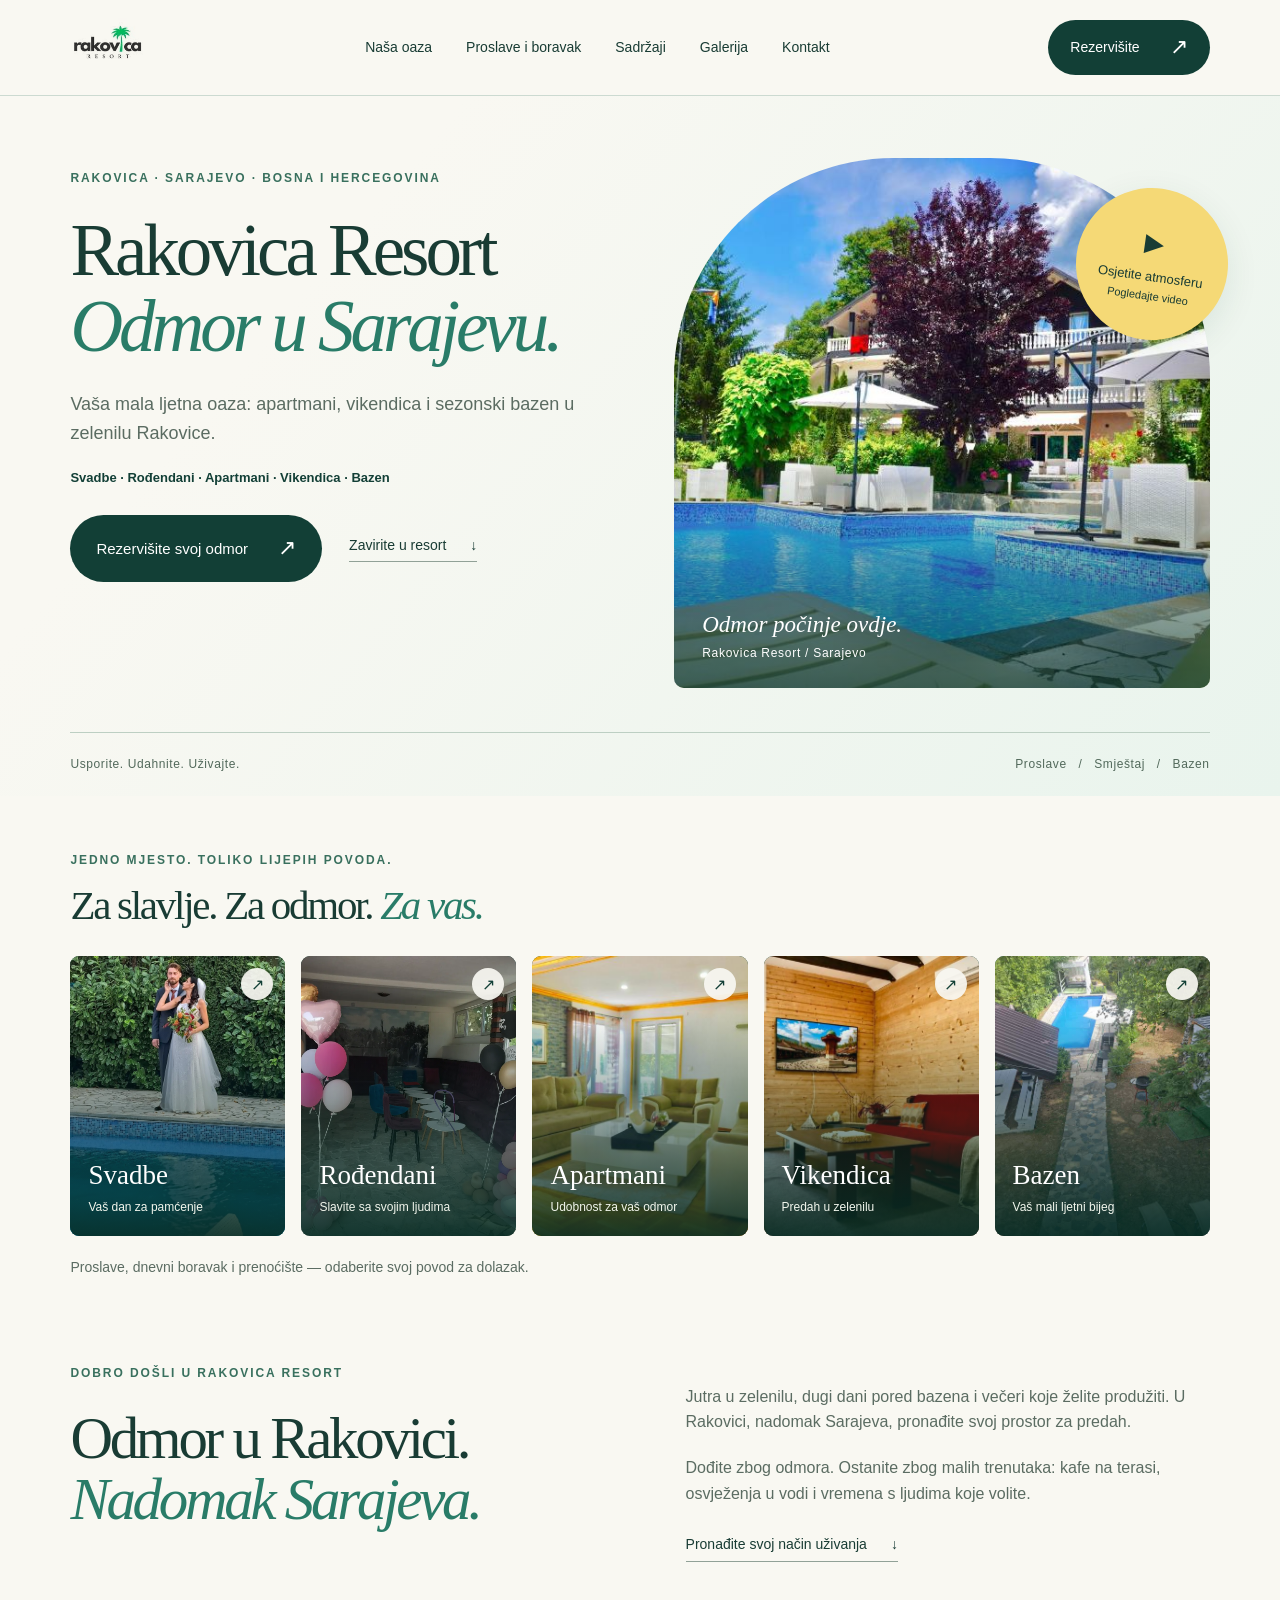
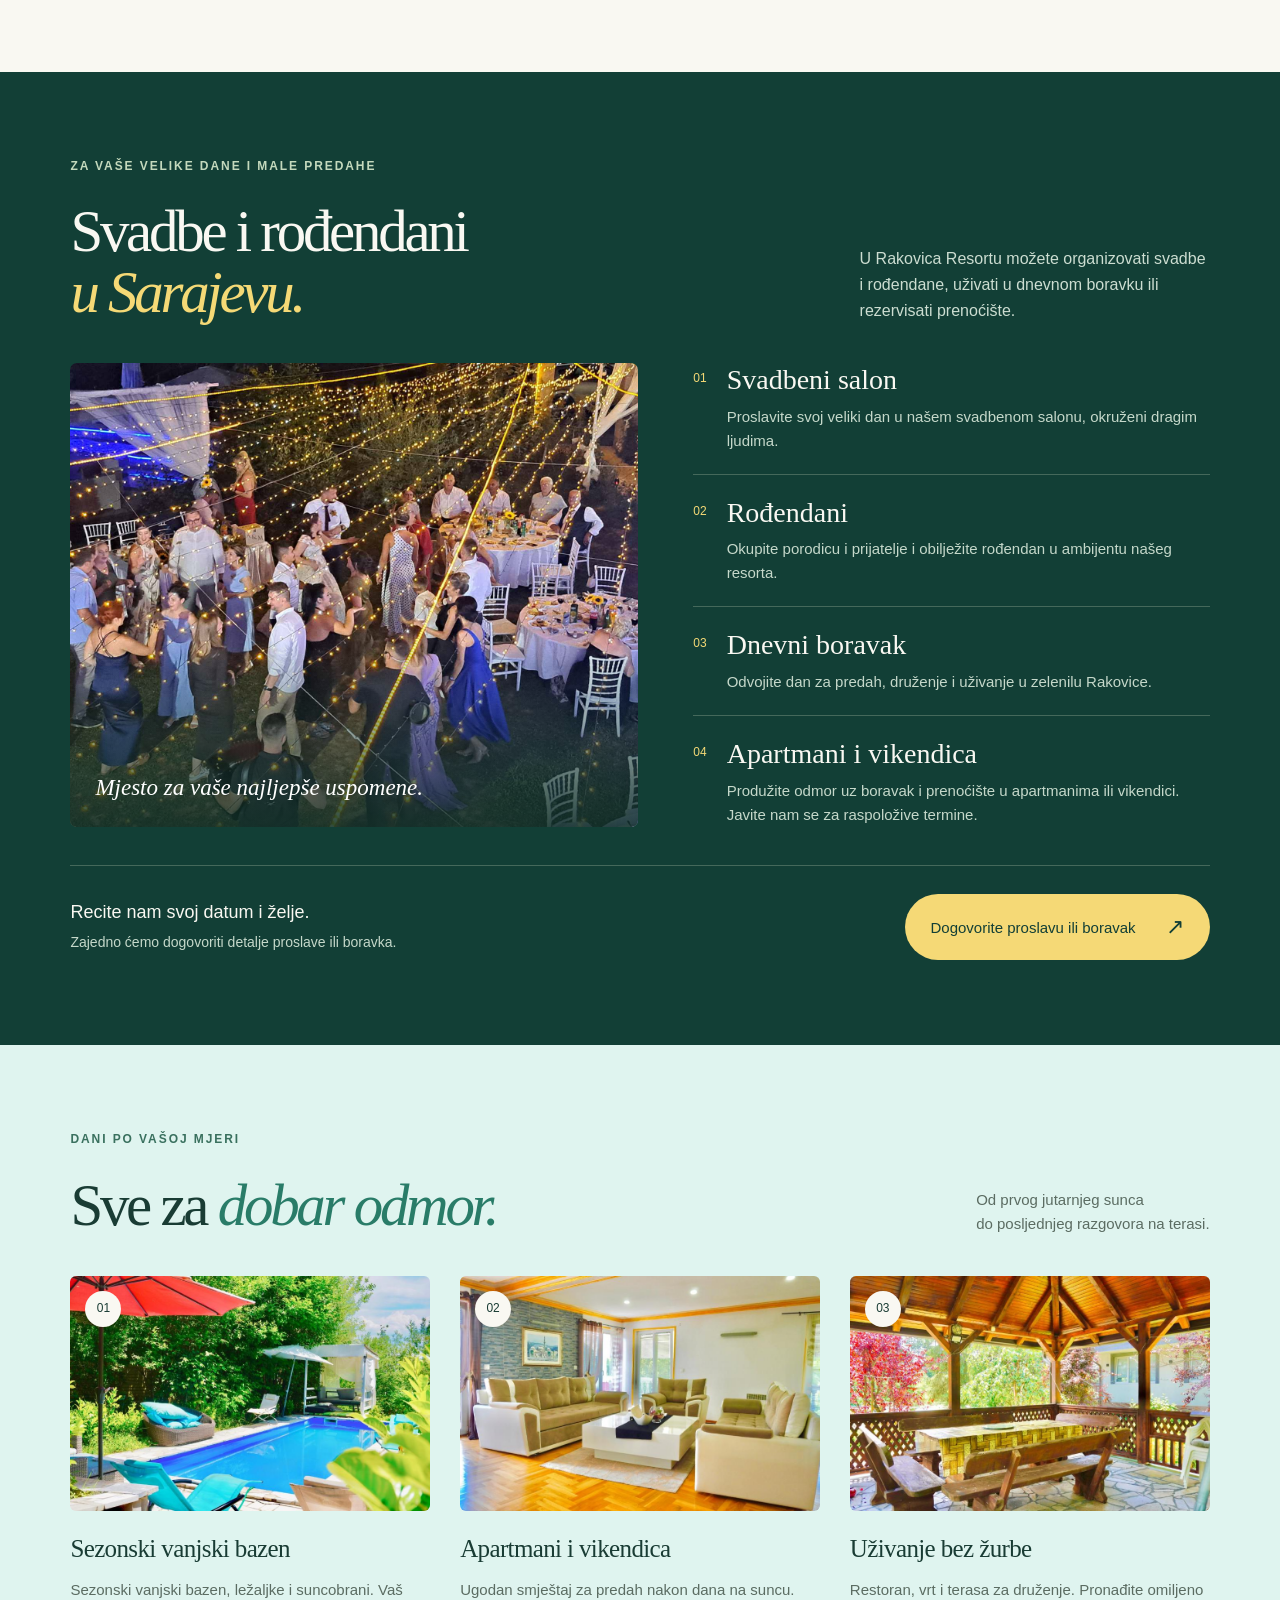
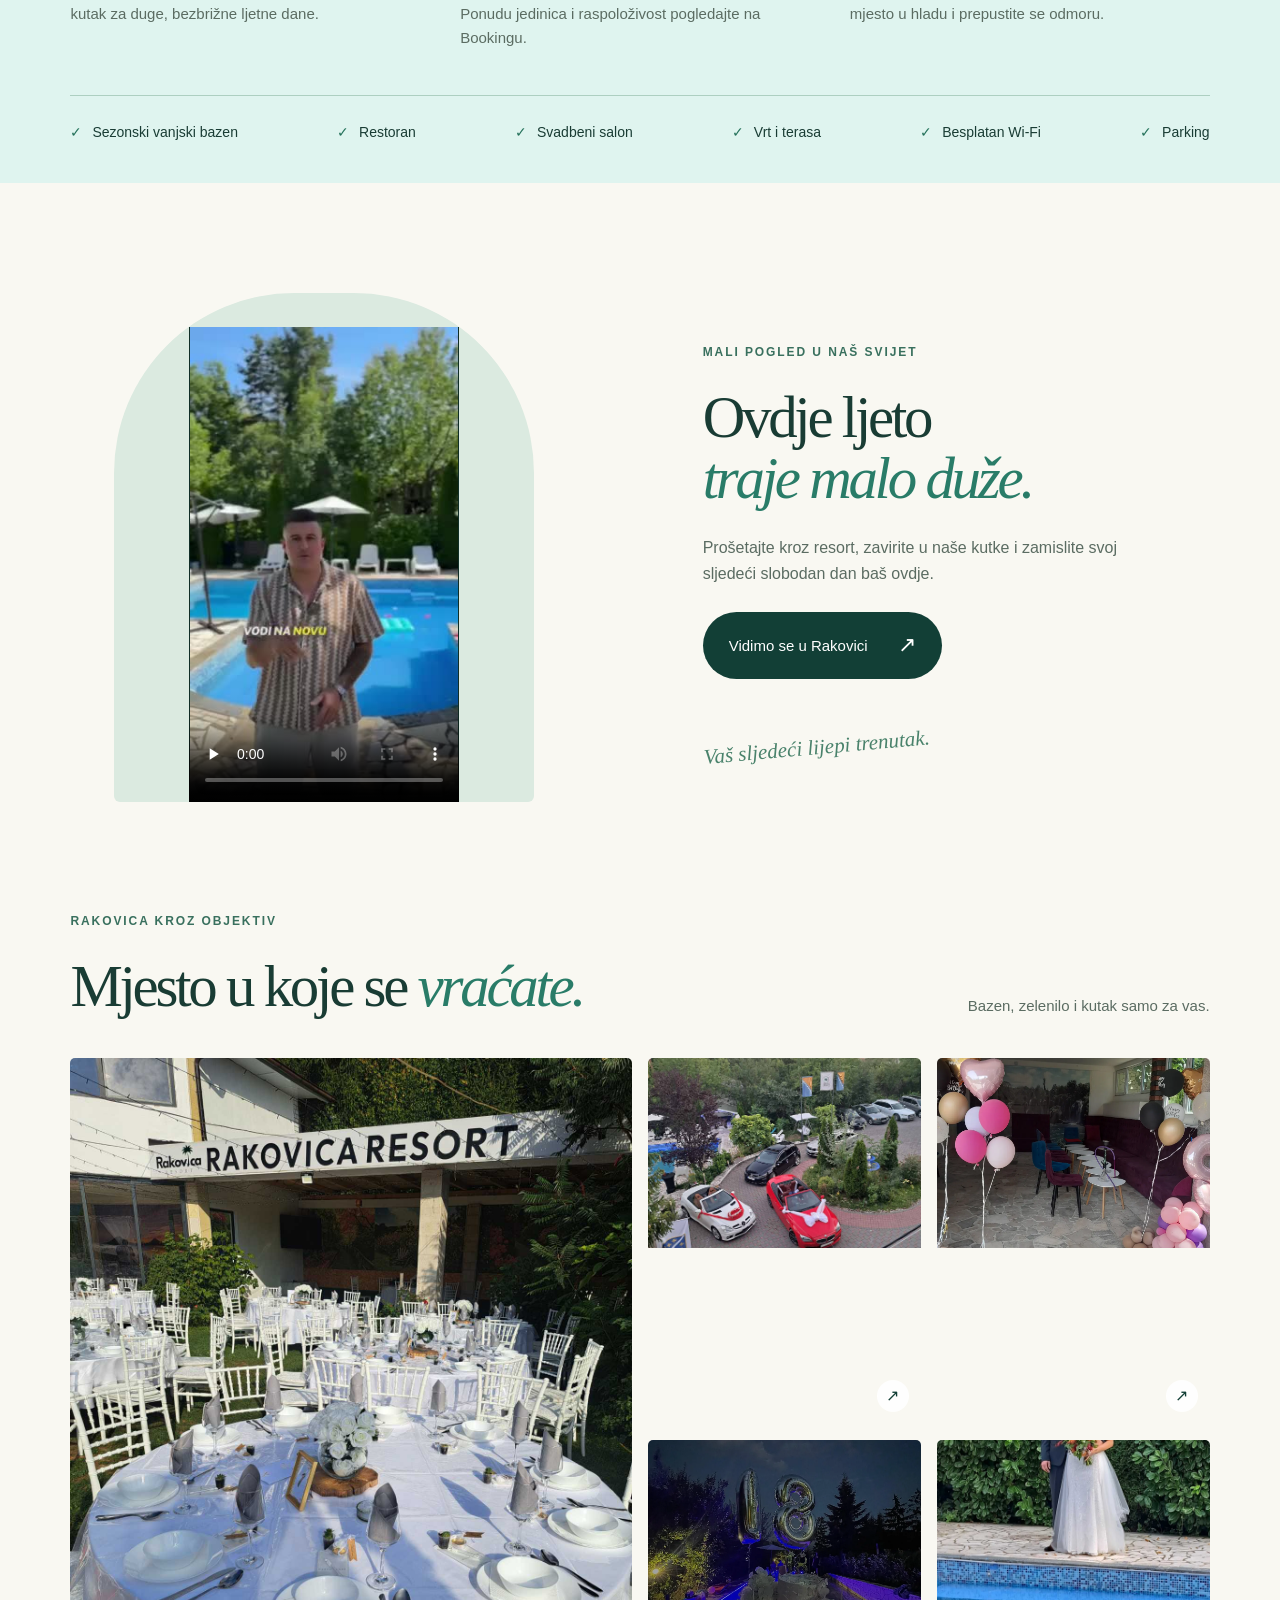
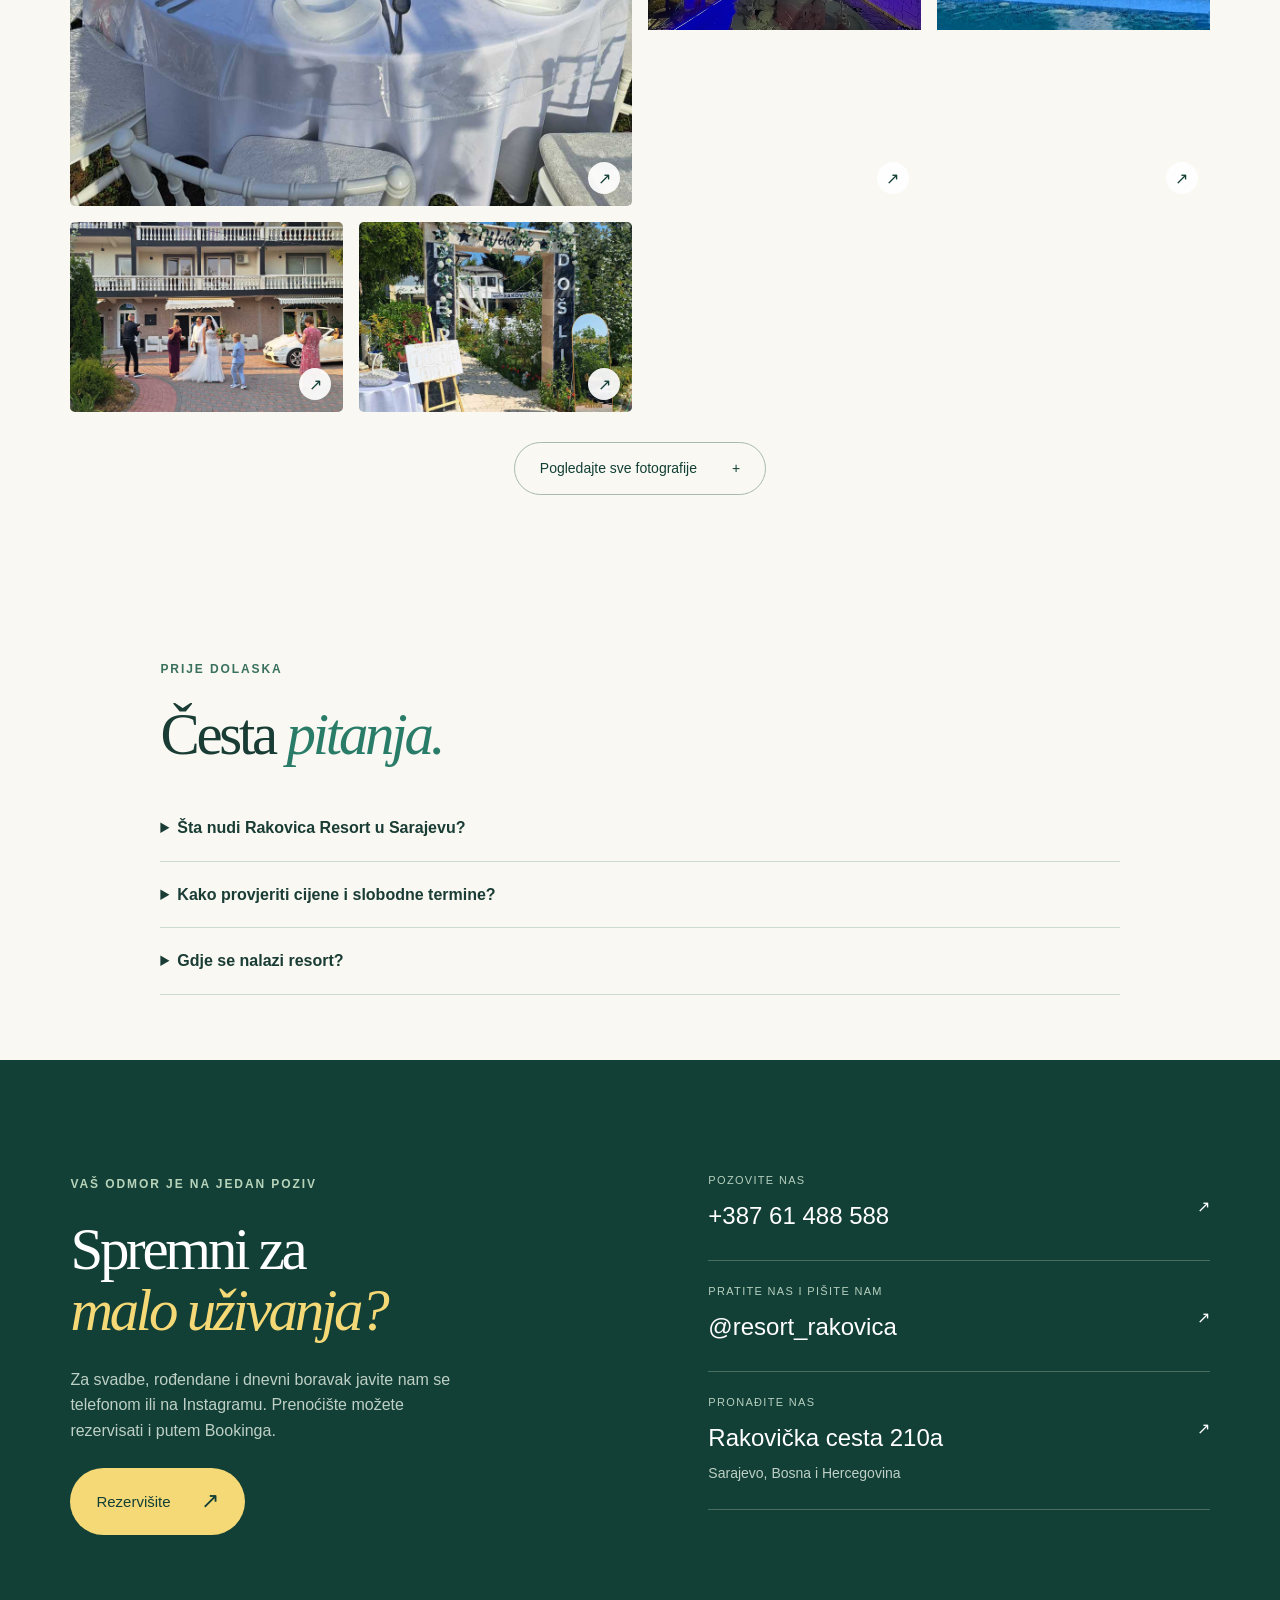
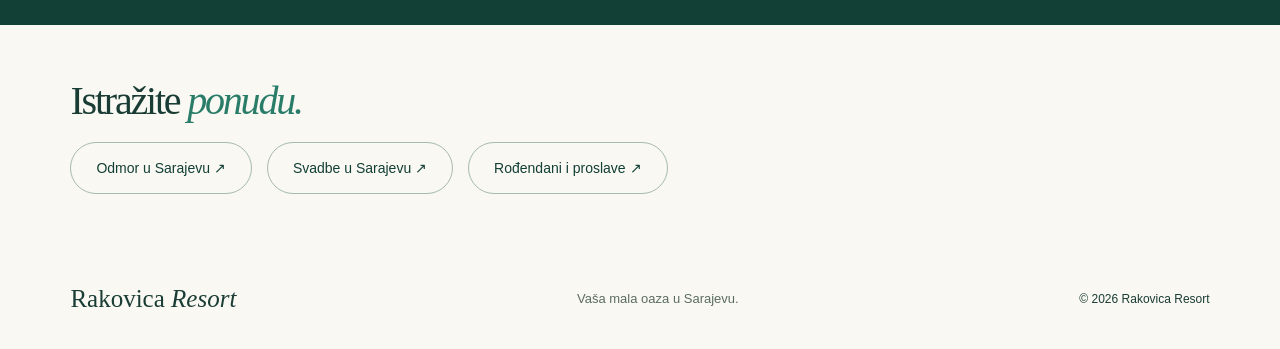
<file: index.html>
<!doctype html>
<html lang="bs"><head><meta charset="UTF-8"><meta name="viewport" content="width=device-width, initial-scale=1"><meta name="theme-color" content="#123f36"><title>Rakovica Resort Sarajevo | Odmor, bazen i svadbeni salon</title>
<meta name="description" content="Rakovica Resort u Sarajevu: apartmani, vikendica, sezonski bazen i svadbeni salon. Organizujte svadbu, rođendan ili rezervišite odmor i prenoćište.">
<link rel="canonical" href="https://rakovicaresort.ba/">
<meta name="robots" content="index, follow, max-image-preview:large">
<meta property="og:type" content="website">
<meta property="og:locale" content="bs_BA">
<meta property="og:site_name" content="Rakovica Resort">
<meta property="og:title" content="Rakovica Resort Sarajevo | Odmor, bazen i svadbeni salon">
<meta property="og:description" content="Rakovica Resort u Sarajevu: apartmani, vikendica, sezonski bazen i svadbeni salon. Organizujte svadbu, rođendan ili rezervišite odmor i prenoćište.">
<meta property="og:url" content="https://rakovicaresort.ba/">
<meta property="og:image" content="https://rakovicaresort.ba/assets/886473649.jpg">
<meta property="og:image:alt" content="Rakovica Resort u Sarajevu">
<meta name="twitter:card" content="summary_large_image">
<script type="application/ld+json">{"@context": "https://schema.org", "@graph": [{"@type": "LodgingBusiness", "@id": "https://rakovicaresort.ba/#resort", "name": "Rakovica Resort", "url": "https://rakovicaresort.ba/", "telephone": "+38761488588", "image": "https://rakovicaresort.ba/assets/886473649.jpg", "address": {"@type": "PostalAddress", "streetAddress": "Rakovička cesta 210a", "addressLocality": "Sarajevo", "addressCountry": "BA"}, "sameAs": ["https://www.instagram.com/resort_rakovica/", "https://www.booking.com/hotel/ba/rakovica-resort-sarajevo3.hr.html"], "amenityFeature": [{"@type": "LocationFeatureSpecification", "name": "Sezonski vanjski bazen", "value": true}, {"@type": "LocationFeatureSpecification", "name": "Restoran", "value": true}, {"@type": "LocationFeatureSpecification", "name": "Svadbeni salon", "value": true}, {"@type": "LocationFeatureSpecification", "name": "Vrt i terasa", "value": true}, {"@type": "LocationFeatureSpecification", "name": "Besplatan Wi-Fi", "value": true}, {"@type": "LocationFeatureSpecification", "name": "Parking", "value": true}]}, {"@type": "WebSite", "@id": "https://rakovicaresort.ba/#website", "name": "Rakovica Resort", "url": "https://rakovicaresort.ba/", "inLanguage": "bs", "publisher": {"@id": "https://rakovicaresort.ba/#resort"}}, {"@type": "WebPage", "@id": "https://rakovicaresort.ba/#webpage", "url": "https://rakovicaresort.ba/", "name": "Rakovica Resort Sarajevo | Odmor, bazen i svadbeni salon", "description": "Rakovica Resort u Sarajevu: apartmani, vikendica, sezonski bazen i svadbeni salon. Organizujte svadbu, rođendan ili rezervišite odmor i prenoćište.", "inLanguage": "bs", "isPartOf": {"@id": "https://rakovicaresort.ba/#website"}, "about": {"@id": "https://rakovicaresort.ba/#resort"}}]}</script>
<link rel="icon" href="assets/449095146_3805945503019511_6190318146866088788_n.jpg"><link rel="stylesheet" href="style.css"><script src="app.js" defer></script></head>
<body>
<a class="skip" href="#o-nama">Preskoči na sadržaj</a>
<header><a class="brand" href="#" aria-label="Rakovica Resort početna"><img src="assets/449095146_3805945503019511_6190318146866088788_n.jpg" alt="Rakovica Resort logo s palmom" width="150" height="150"></a><nav aria-label="Glavna navigacija"><a href="#o-nama">Naša oaza</a><a href="#proslave">Proslave i boravak</a><a href="#sadrzaji">Sadržaji</a><a href="#galerija">Galerija</a><a href="#kontakt">Kontakt</a></nav><button class="btn small" data-book>Rezervišite <span aria-hidden="true">↗</span></button></header>
<main>
<section class="hero" aria-labelledby="hero-title"><div class="hero-top"><p class="eyebrow">RAKOVICA · SARAJEVO · BOSNA I HERCEGOVINA</p><h1 id="hero-title">Rakovica Resort<br><em>Odmor u Sarajevu.</em></h1><p class="intro">Vaša mala ljetna oaza: apartmani, vikendica i sezonski bazen u zelenilu Rakovice.</p><p class="occasion-intro">Svadbe · Rođendani · Apartmani · Vikendica · Bazen</p><div class="hero-actions"><button class="btn" data-book>Rezervišite svoj odmor <span aria-hidden="true">↗</span></button><a class="text-link" href="#galerija">Zavirite u resort <span aria-hidden="true">↓</span></a></div></div><div class="hero-photo"><img src="assets/886473649.jpg" alt="Bazen Rakovica Resorta okružen ležaljkama, suncobranima i zelenilom" fetchpriority="high" width="1024" height="576"><div class="photo-label"><span>Odmor počinje ovdje.</span><span>Rakovica Resort / Sarajevo</span></div><a class="video-badge" href="#video"><span aria-hidden="true">▶</span> Osjetite atmosferu<small>Pogledajte video</small></a></div><div class="hero-bottom"><span>Usporite. Udahnite. Uživajte.</span><span>Proslave &nbsp; / &nbsp; Smještaj &nbsp; / &nbsp; Bazen</span></div></section>
<section class="offer-preview wrap" aria-labelledby="offer-title"><div class="offer-heading"><div><p class="eyebrow">JEDNO MJESTO. TOLIKO LIJEPIH POVODA.</p><h2 id="offer-title">Za slavlje. Za odmor. <em>Za vas.</em></h2></div></div><div class="offer-grid"><a class="offer-card wedding" href="svadbeni-salon-sarajevo.html" aria-label="Svadbeni salon Sarajevo"><img src="assets/svadba-mladenci.jpg" alt="Mladenci pored bazena u Rakovica Resortu" loading="lazy" width="1200" height="1600"><span class="offer-label"><strong>Svadbe</strong><small>Vaš dan za pamćenje</small></span><span class="offer-arrow" aria-hidden="true">↗</span></a><a class="offer-card birthday" href="rodjendani-proslave-sarajevo.html" aria-label="Rođendani i proslave Sarajevo"><img src="assets/rodjendan-dekoracija.webp" alt="Rođendanska dekoracija s balonima u resortu" loading="lazy" width="1080" height="1080"><span class="offer-label"><strong>Rođendani</strong><small>Slavite sa svojim ljudima</small></span><span class="offer-arrow" aria-hidden="true">↗</span></a><a class="offer-card apartments" href="odmor-vikendica-bazen-sarajevo.html" aria-label="Apartmani i smještaj u Sarajevu"><img src="assets/886472453.jpg" alt="Dnevni boravak u smještaju Rakovica Resorta" loading="lazy" width="1024" height="576"><span class="offer-label"><strong>Apartmani</strong><small>Udobnost za vaš odmor</small></span><span class="offer-arrow" aria-hidden="true">↗</span></a><a class="offer-card cottage" href="odmor-vikendica-bazen-sarajevo.html" aria-label="Vikendica i odmor uz bazen"><img src="assets/886469306.jpg" alt="Drveni enterijer smještaja u resortu" loading="lazy" width="1024" height="576"><span class="offer-label"><strong>Vikendica</strong><small>Predah u zelenilu</small></span><span class="offer-arrow" aria-hidden="true">↗</span></a><a class="offer-card pool" href="odmor-vikendica-bazen-sarajevo.html" aria-label="Sezonski bazen u Rakovici"><img src="assets/bazen-vrt.jpg" alt="Bazen, vrt i sjenica Rakovica Resorta" loading="lazy" width="1600" height="1200"><span class="offer-label"><strong>Bazen</strong><small>Vaš mali ljetni bijeg</small></span><span class="offer-arrow" aria-hidden="true">↗</span></a></div><p class="offer-note">Proslave, dnevni boravak i prenoćište — odaberite svoj povod za dolazak.</p></section>
<section id="o-nama" class="about wrap reveal"><div><p class="eyebrow">DOBRO DOŠLI U RAKOVICA RESORT</p><h2>Odmor u Rakovici.<br><em>Nadomak Sarajeva.</em></h2></div><div class="about-copy"><p>Jutra u zelenilu, dugi dani pored bazena i večeri koje želite produžiti. U Rakovici, nadomak Sarajeva, pronađite svoj prostor za predah.</p><p>Dođite zbog odmora. Ostanite zbog malih trenutaka: kafe na terasi, osvježenja u vodi i vremena s ljudima koje volite.</p><a class="text-link" href="#sadrzaji">Pronađite svoj način uživanja <span aria-hidden="true">↓</span></a></div></section>
<section id="proslave" class="celebrations" aria-labelledby="celebrations-title"><div class="wrap"><div class="section-heading reveal"><div><p class="eyebrow">ZA VAŠE VELIKE DANE I MALE PREDAHE</p><h2 id="celebrations-title">Svadbe i rođendani<br><em>u Sarajevu.</em></h2></div><p>U Rakovica Resortu možete organizovati svadbe i rođendane, uživati u dnevnom boravku ili rezervisati prenoćište.</p></div><div class="celebration-layout"><figure class="celebration-photo reveal"><img src="assets/svadba-proslava.jpg" alt="Svadbena proslava s gostima pod svjetlosnim dekoracijama u Rakovica Resortu" loading="lazy" width="1600" height="1200"><figcaption>Mjesto za vaše najljepše uspomene.</figcaption></figure><div class="occasion-list reveal"><article><span class="occasion-number">01</span><div><h3>Svadbeni salon</h3><p>Proslavite svoj veliki dan u našem svadbenom salonu, okruženi dragim ljudima.</p></div></article><article><span class="occasion-number">02</span><div><h3>Rođendani</h3><p>Okupite porodicu i prijatelje i obilježite rođendan u ambijentu našeg resorta.</p></div></article><article><span class="occasion-number">03</span><div><h3>Dnevni boravak</h3><p>Odvojite dan za predah, druženje i uživanje u zelenilu Rakovice.</p></div></article><article><span class="occasion-number">04</span><div><h3>Apartmani i vikendica</h3><p>Produžite odmor uz boravak i prenoćište u apartmanima ili vikendici. Javite nam se za raspoložive termine.</p></div></article></div></div><div class="celebration-cta reveal"><p>Recite nam svoj datum i želje.<br><span>Zajedno ćemo dogovoriti detalje proslave ili boravka.</span></p><button class="btn yellow" data-book>Dogovorite proslavu ili boravak <span aria-hidden="true">↗</span></button></div></div></section>
<section id="sadrzaji" class="amenities"><div class="wrap"><div class="section-heading reveal"><div><p class="eyebrow">DANI PO VAŠOJ MJERI</p><h2>Sve za <em>dobar odmor.</em></h2></div><p>Od prvog jutarnjeg sunca<br>do posljednjeg razgovora na terasi.</p></div><div class="cards"><article class="feature reveal"><div class="image-wrap"><img src="assets/886473284.jpg" alt="Tirkizni vanjski bazen i ležaljke" loading="lazy" width="1024" height="576"><span class="number">01</span></div><h3>Sezonski vanjski bazen</h3><p>Sezonski vanjski bazen, ležaljke i suncobrani. Vaš kutak za duge, bezbrižne ljetne dane.</p></article><article class="feature reveal"><div class="image-wrap"><img src="assets/886472453.jpg" alt="Svijetao i prostran dnevni boravak smještaja" loading="lazy" width="1024" height="576"><span class="number">02</span></div><h3>Apartmani i vikendica</h3><p>Ugodan smještaj za predah nakon dana na suncu. Ponudu jedinica i raspoloživost pogledajte na Bookingu.</p></article><article class="feature reveal"><div class="image-wrap"><img src="assets/886473429.jpg" alt="Drvena sjenica sa stolom okružena zelenilom" loading="lazy" width="1024" height="576"><span class="number">03</span></div><h3>Uživanje bez žurbe</h3><p>Restoran, vrt i terasa za druženje. Pronađite omiljeno mjesto u hladu i prepustite se odmoru.</p></article></div><div class="amenity-strip reveal"><span>Sezonski vanjski bazen</span><span>Restoran</span><span>Svadbeni salon</span><span>Vrt i terasa</span><span>Besplatan Wi-Fi</span><span>Parking</span></div></div></section>
<section class="video-section wrap reveal" id="video"><div class="video-frame"><video controls playsinline preload="none" poster="assets/video-poster.jpg" aria-label="Promo video Rakovica Resorta"><source src="assets/promo.mp4" type="video/mp4">Vaš preglednik ne podržava video.</video></div><div class="video-copy"><p class="eyebrow">MALI POGLED U NAŠ SVIJET</p><h2>Ovdje ljeto<br><em>traje malo duže.</em></h2><p>Prošetajte kroz resort, zavirite u naše kutke i zamislite svoj sljedeći slobodan dan baš ovdje.</p><button class="btn" data-book>Vidimo se u Rakovici <span aria-hidden="true">↗</span></button><span class="handwritten">Vaš sljedeći lijepi trenutak.</span></div></section>
<section id="galerija" class="gallery-section wrap"><div class="section-heading reveal"><div><p class="eyebrow">RAKOVICA KROZ OBJEKTIV</p><h2>Mjesto u koje se <em>vraćate.</em></h2></div><p>Bazen, zelenilo i kutak samo za vas.</p></div><div class="gallery" id="gallery"><a href="assets/svadba-postavka-stolova.jpg" data-photo="0" aria-label="Otvori fotografiju: Svečano postavljeni stolovi ispred Rakovica Resorta"><img src="assets/svadba-postavka-stolova.jpg" alt="Svečano postavljeni stolovi ispred Rakovica Resorta" loading="lazy" width="1200" height="1600"></a><a href="assets/svadba-dolazak.jpg" data-photo="1" aria-label="Otvori fotografiju: Dolazak svatova i ukrašeni automobili ispred Rakovica Resorta"><img src="assets/svadba-dolazak.jpg" alt="Dolazak svatova i ukrašeni automobili ispred Rakovica Resorta" loading="lazy" width="1200" height="1600"></a><a href="assets/rodjendan-dekoracija.webp" data-photo="2" aria-label="Otvori fotografiju: Rođendanska dekoracija s balonima"><img src="assets/rodjendan-dekoracija.webp" alt="Rođendanska dekoracija s balonima" loading="lazy" width="1080" height="1080"></a><a href="assets/rodjendan-bazen.webp" data-photo="3" aria-label="Otvori fotografiju: Proslava osamnaestog rođendana pored bazena"><img src="assets/rodjendan-bazen.webp" alt="Proslava osamnaestog rođendana pored bazena" loading="lazy" width="1080" height="1080"></a><a href="assets/svadba-mladenci.jpg" data-photo="4" aria-label="Otvori fotografiju: Mladenci pored bazena"><img src="assets/svadba-mladenci.jpg" alt="Mladenci pored bazena" loading="lazy" width="1200" height="1600"></a><a href="assets/svadba-resort.jpg" data-photo="5" aria-label="Otvori fotografiju: Svadbeni dan ispred resorta"><img src="assets/svadba-resort.jpg" alt="Svadbeni dan ispred resorta" loading="lazy" width="1200" height="1600"></a><a href="assets/svadba-dobrodoslica.jpg" data-photo="6" aria-label="Otvori fotografiju: Dekorisan ulaz za svadbu"><img src="assets/svadba-dobrodoslica.jpg" alt="Dekorisan ulaz za svadbu" loading="lazy" width="1200" height="1600"></a><a href="assets/svadba-terasa.jpg" data-photo="7" aria-label="Otvori fotografiju: Terasa pripremljena za slavlje"><img src="assets/svadba-terasa.jpg" alt="Terasa pripremljena za slavlje" loading="lazy" width="1200" height="1600"></a><a href="assets/svadba-sto.jpg" data-photo="8" aria-label="Otvori fotografiju: Svečano uređen sto"><img src="assets/svadba-sto.jpg" alt="Svečano uređen sto" loading="lazy" width="1200" height="1600"></a><a href="assets/svadba-dekoracija.jpg" data-photo="9" aria-label="Otvori fotografiju: Cvjetna svadbena dekoracija"><img src="assets/svadba-dekoracija.jpg" alt="Cvjetna svadbena dekoracija" loading="lazy" width="1200" height="1600"></a><a href="assets/svadba-proslava.jpg" data-photo="10" aria-label="Otvori fotografiju: Svadbena proslava pod svjetlima"><img src="assets/svadba-proslava.jpg" alt="Svadbena proslava pod svjetlima" loading="lazy" width="1600" height="1200"></a><a href="assets/bazen-vrt.jpg" data-photo="11" aria-label="Otvori fotografiju: Bazen i vrt iz zraka"><img src="assets/bazen-vrt.jpg" alt="Bazen i vrt iz zraka" loading="lazy" width="1600" height="1200"></a><a href="assets/690832512.jpg" data-photo="12" aria-label="Otvori fotografiju: Pogled iz zraka na cijeli Rakovica Resort"><img src="assets/690832512.jpg" alt="Pogled iz zraka na cijeli Rakovica Resort" loading="lazy" width="1024" height="576"></a><a href="assets/886473639.jpg" data-photo="13" aria-label="Otvori fotografiju: Bazen i ležaljke pod ljetnim suncem"><img src="assets/886473639.jpg" alt="Bazen i ležaljke pod ljetnim suncem" loading="lazy" width="1024" height="576"></a><a href="assets/886469086.jpg" data-photo="14" aria-label="Otvori fotografiju: Dnevni boravak i trpezarija"><img src="assets/886469086.jpg" alt="Dnevni boravak i trpezarija" loading="lazy" width="1024" height="511"></a><a href="assets/886471565.jpg" data-photo="15" aria-label="Otvori fotografiju: Prostor restorana"><img src="assets/886471565.jpg" alt="Prostor restorana" loading="lazy" width="1024" height="576"></a><a href="assets/886473652.jpg" data-photo="16" aria-label="Otvori fotografiju: Zeleni vrt resorta"><img src="assets/886473652.jpg" alt="Zeleni vrt resorta" loading="lazy" width="1024" height="576"></a><a href="assets/886473780.jpg" data-photo="17" aria-label="Otvori fotografiju: Sjenica i bazen iz zraka"><img src="assets/886473780.jpg" alt="Sjenica i bazen iz zraka" loading="lazy" width="1024" height="576"></a><a href="assets/886473440.jpg" data-photo="18" aria-label="Otvori fotografiju: Natkrivena terasa za odmor"><img src="assets/886473440.jpg" alt="Natkrivena terasa za odmor" loading="lazy" width="1024" height="576"></a><a href="assets/886469368.jpg" data-photo="19" aria-label="Otvori fotografiju: Ugodan dnevni boravak"><img src="assets/886469368.jpg" alt="Ugodan dnevni boravak" loading="lazy" width="1024" height="599"></a><a href="assets/886472886.jpg" data-photo="20" aria-label="Otvori fotografiju: Kuhinja u smještaju"><img src="assets/886472886.jpg" alt="Kuhinja u smještaju" loading="lazy" width="1024" height="576"></a><a href="assets/886469306.jpg" data-photo="21" aria-label="Otvori fotografiju: Drveni enterijer i prostor za sjedenje"><img src="assets/886469306.jpg" alt="Drveni enterijer i prostor za sjedenje" loading="lazy" width="1024" height="576"></a><a href="assets/886473233.jpg" data-photo="22" aria-label="Otvori fotografiju: Odmor na ležaljkama pored bazena"><img src="assets/886473233.jpg" alt="Odmor na ležaljkama pored bazena" loading="lazy" width="1024" height="576"></a><a href="assets/886473649.jpg" data-photo="23" aria-label="Otvori fotografiju: Bazen, suncobrani i zelenilo"><img src="assets/886473649.jpg" alt="Bazen, suncobrani i zelenilo" loading="lazy" width="1024" height="576"></a><a href="assets/886473284.jpg" data-photo="24" aria-label="Otvori fotografiju: Ljetni pogled na bazen"><img src="assets/886473284.jpg" alt="Ljetni pogled na bazen" loading="lazy" width="1024" height="576"></a><a href="assets/690832979.jpg" data-photo="25" aria-label="Otvori fotografiju: Resort okružen prirodom"><img src="assets/690832979.jpg" alt="Resort okružen prirodom" loading="lazy" width="1024" height="576"></a><a href="assets/690836179.jpg" data-photo="26" aria-label="Otvori fotografiju: Uređeni prilaz resortu"><img src="assets/690836179.jpg" alt="Uređeni prilaz resortu" loading="lazy" width="576" height="768"></a><a href="assets/690836172.jpg" data-photo="27" aria-label="Otvori fotografiju: Druženje u sjenici"><img src="assets/690836172.jpg" alt="Druženje u sjenici" loading="lazy" width="576" height="768"></a><a href="assets/858683018.jpg" data-photo="28" aria-label="Otvori fotografiju: Večernja atmosfera u resortu"><img src="assets/858683018.jpg" alt="Večernja atmosfera u resortu" loading="lazy" width="576" height="768"></a><a href="assets/705624269.jpg" data-photo="29" aria-label="Otvori fotografiju: Bazen uz smještajne objekte"><img src="assets/705624269.jpg" alt="Bazen uz smještajne objekte" loading="lazy" width="576" height="768"></a><a href="assets/690836092.jpg" data-photo="30" aria-label="Otvori fotografiju: Pogled na prostor oko bazena"><img src="assets/690836092.jpg" alt="Pogled na prostor oko bazena" loading="lazy" width="512" height="768"></a><a href="assets/690836147.jpg" data-photo="31" aria-label="Otvori fotografiju: Pogled iz zraka na smještaj"><img src="assets/690836147.jpg" alt="Pogled iz zraka na smještaj" loading="lazy" width="1024" height="576"></a><a href="assets/690836149.jpg" data-photo="32" aria-label="Otvori fotografiju: Resort i vrt"><img src="assets/690836149.jpg" alt="Resort i vrt" loading="lazy" width="1024" height="576"></a><a href="assets/886469206.jpg" data-photo="33" aria-label="Otvori fotografiju: Kutak dnevnog boravka"><img src="assets/886469206.jpg" alt="Kutak dnevnog boravka" loading="lazy" width="1024" height="576"></a><a href="assets/886469077.jpg" data-photo="34" aria-label="Otvori fotografiju: Detalji enterijera"><img src="assets/886469077.jpg" alt="Detalji enterijera" loading="lazy" width="1024" height="576"></a><a href="assets/886472919.jpg" data-photo="35" aria-label="Otvori fotografiju: Restoran i prostor za druženje"><img src="assets/886472919.jpg" alt="Restoran i prostor za druženje" loading="lazy" width="1024" height="576"></a><a href="assets/886471820.jpg" data-photo="36" aria-label="Otvori fotografiju: Šareni enterijer restorana"><img src="assets/886471820.jpg" alt="Šareni enterijer restorana" loading="lazy" width="1024" height="511"></a><a href="assets/886472453.jpg" data-photo="37" aria-label="Otvori fotografiju: Prostrani dnevni boravak"><img src="assets/886472453.jpg" alt="Prostrani dnevni boravak" loading="lazy" width="1024" height="576"></a><a href="assets/886473429.jpg" data-photo="38" aria-label="Otvori fotografiju: Drvena sjenica u zelenilu"><img src="assets/886473429.jpg" alt="Drvena sjenica u zelenilu" loading="lazy" width="1024" height="576"></a><a href="assets/886473672.jpg" data-photo="39" aria-label="Otvori fotografiju: Ulaz dobrodošlice u resort"><img src="assets/886473672.jpg" alt="Ulaz dobrodošlice u resort" loading="lazy" width="1024" height="576"></a><a href="assets/886473721.jpg" data-photo="40" aria-label="Otvori fotografiju: Vrt i prilaz bazenu"><img src="assets/886473721.jpg" alt="Vrt i prilaz bazenu" loading="lazy" width="1024" height="576"></a></div><button class="outline" id="more-photos" hidden aria-expanded="false">Pogledajte sve fotografije <span aria-hidden="true">+</span></button></section>
<section class="faq wrap"><p class="eyebrow">PRIJE DOLASKA</p><h2>Česta <em>pitanja.</em></h2><details><summary>Šta nudi Rakovica Resort u Sarajevu?</summary><p>Resort nudi apartmane, vikendicu, sezonski vanjski bazen, restoran, svadbeni salon, vrt i terasu. Možete dogovoriti svadbe, rođendane, dnevni boravak i prenoćište.</p></details><details><summary>Kako provjeriti cijene i slobodne termine?</summary><p>Za proslave i dnevni boravak pozovite +387 61 488 588 ili pišite na Instagram @resort_rakovica. Smještaj, cijene i dostupnost možete provjeriti i na Bookingu.</p></details><details><summary>Gdje se nalazi resort?</summary><p>Na adresi Rakovička cesta 210a, Sarajevo, Bosna i Hercegovina. Link za upute dolaska nalazi se u kontakt sekciji.</p></details></section><section class="contact" id="kontakt"><div class="wrap contact-inner reveal"><div><p class="eyebrow">VAŠ ODMOR JE NA JEDAN POZIV</p><h2>Spremni za<br><em>malo uživanja?</em></h2><p>Za svadbe, rođendane i dnevni boravak javite nam se telefonom ili na Instagramu. Prenoćište možete rezervisati i putem Bookinga.</p><button class="btn yellow" data-book>Rezervišite <span aria-hidden="true">↗</span></button></div><div class="contact-details"><a href="tel:+38761488588"><small>POZOVITE NAS</small><strong>+387 61 488 588</strong><span aria-hidden="true">↗</span></a><a href="https://www.instagram.com/resort_rakovica/" target="_blank" rel="noopener noreferrer"><small>PRATITE NAS I PIŠITE NAM</small><strong>@resort_rakovica</strong><span aria-hidden="true">↗</span></a><a href="https://www.google.com/maps/search/?api=1&amp;query=Rakovica+Resort+Rakovi%C4%8Dka+cesta+210a+Sarajevo" target="_blank" rel="noopener noreferrer"><small>PRONAĐITE NAS</small><strong>Rakovička cesta 210a</strong><p>Sarajevo, Bosna i Hercegovina</p><span aria-hidden="true">↗</span></a></div></div></section>
<section class="related wrap"><h2>Istražite <em>ponudu.</em></h2><div class="related-links"><a class="outline" href="odmor-vikendica-bazen-sarajevo.html">Odmor u Sarajevu ↗</a><a class="outline" href="svadbeni-salon-sarajevo.html">Svadbe u Sarajevu ↗</a><a class="outline" href="rodjendani-proslave-sarajevo.html">Rođendani i proslave ↗</a></div></section></main><footer><a href="#">Rakovica <em>Resort</em></a><p>Vaša mala oaza u Sarajevu.</p><span>© <span id="year">2026</span> Rakovica Resort</span></footer>
<dialog id="booking" aria-labelledby="booking-title"><button class="close" aria-label="Zatvori" data-close>×</button><p class="eyebrow">DOBRO DOŠLI</p><h2 id="booking-title">Vaš odmor<br><em>počinje ovdje.</em></h2><p>Za svadbe, rođendane i dnevni boravak pozovite nas ili nam pišite na Instagramu. Smještaj možete rezervisati i putem Bookinga.</p><div class="booking-options"><a class="booking-option" href="https://www.booking.com/hotel/ba/rakovica-resort-sarajevo3.hr.html" target="_blank" rel="noopener noreferrer"><b class="option-icon">B.</b><span><strong>Booking.com</strong><small>Smještaj, cijene i dostupnost</small></span><span aria-hidden="true">↗</span></a><a class="booking-option" href="tel:+38761488588"><b class="option-icon">☎</b><span><strong>+387 61 488 588</strong><small>Proslave, dnevni boravak i prenoćište</small></span><span aria-hidden="true">↗</span></a><a class="booking-option" href="https://www.instagram.com/resort_rakovica/" target="_blank" rel="noopener noreferrer"><b class="option-icon">◎</b><span><strong>Instagram</strong><small>Pišite nam na @resort_rakovica</small></span><span aria-hidden="true">↗</span></a></div><small class="booking-note">Rezervacija se dogovara putem odabranog kanala.</small></dialog>
<dialog id="lightbox" aria-label="Pregled fotografija"><button class="close" data-close aria-label="Zatvori fotografiju">×</button><button class="gallery-prev" aria-label="Prethodna fotografija">‹</button><img id="large-photo" alt=""><button class="gallery-next" aria-label="Sljedeća fotografija">›</button><p id="photo-count" aria-live="polite"></p></dialog>
</body></html>
</file>
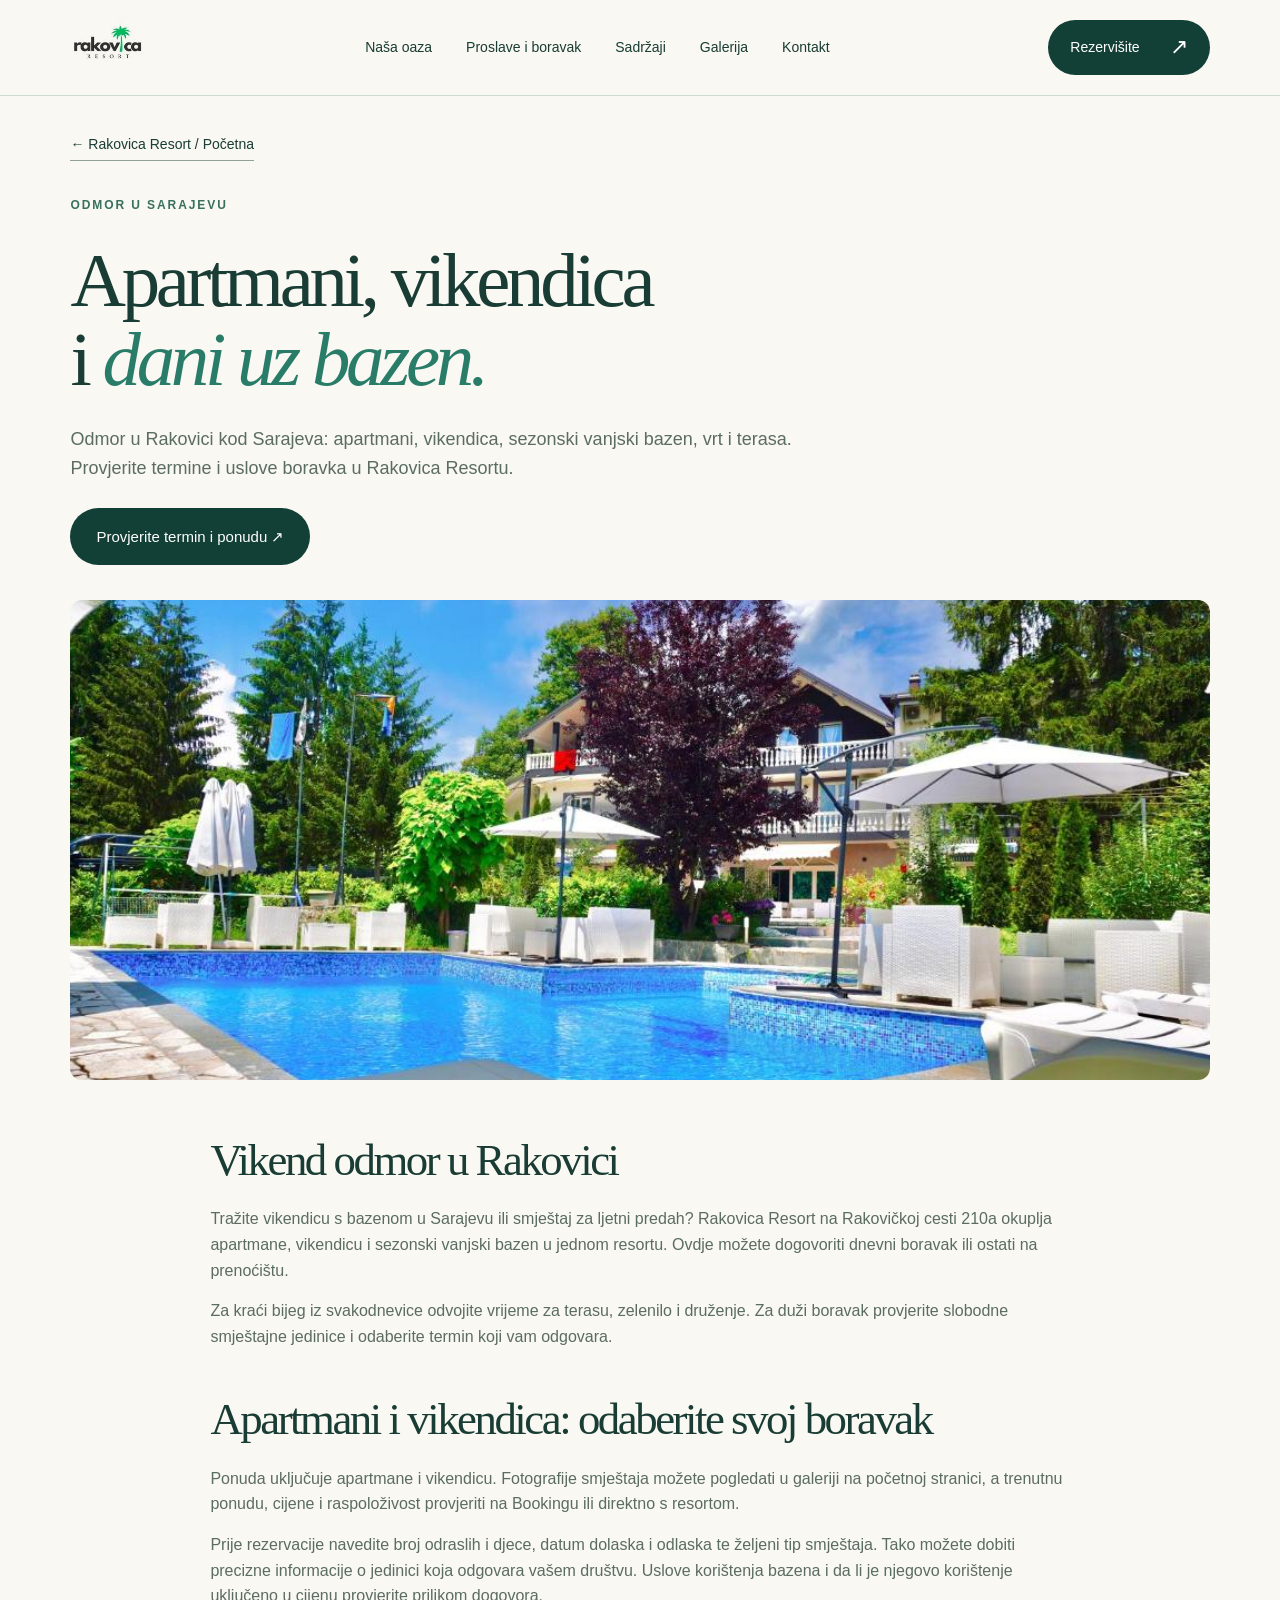
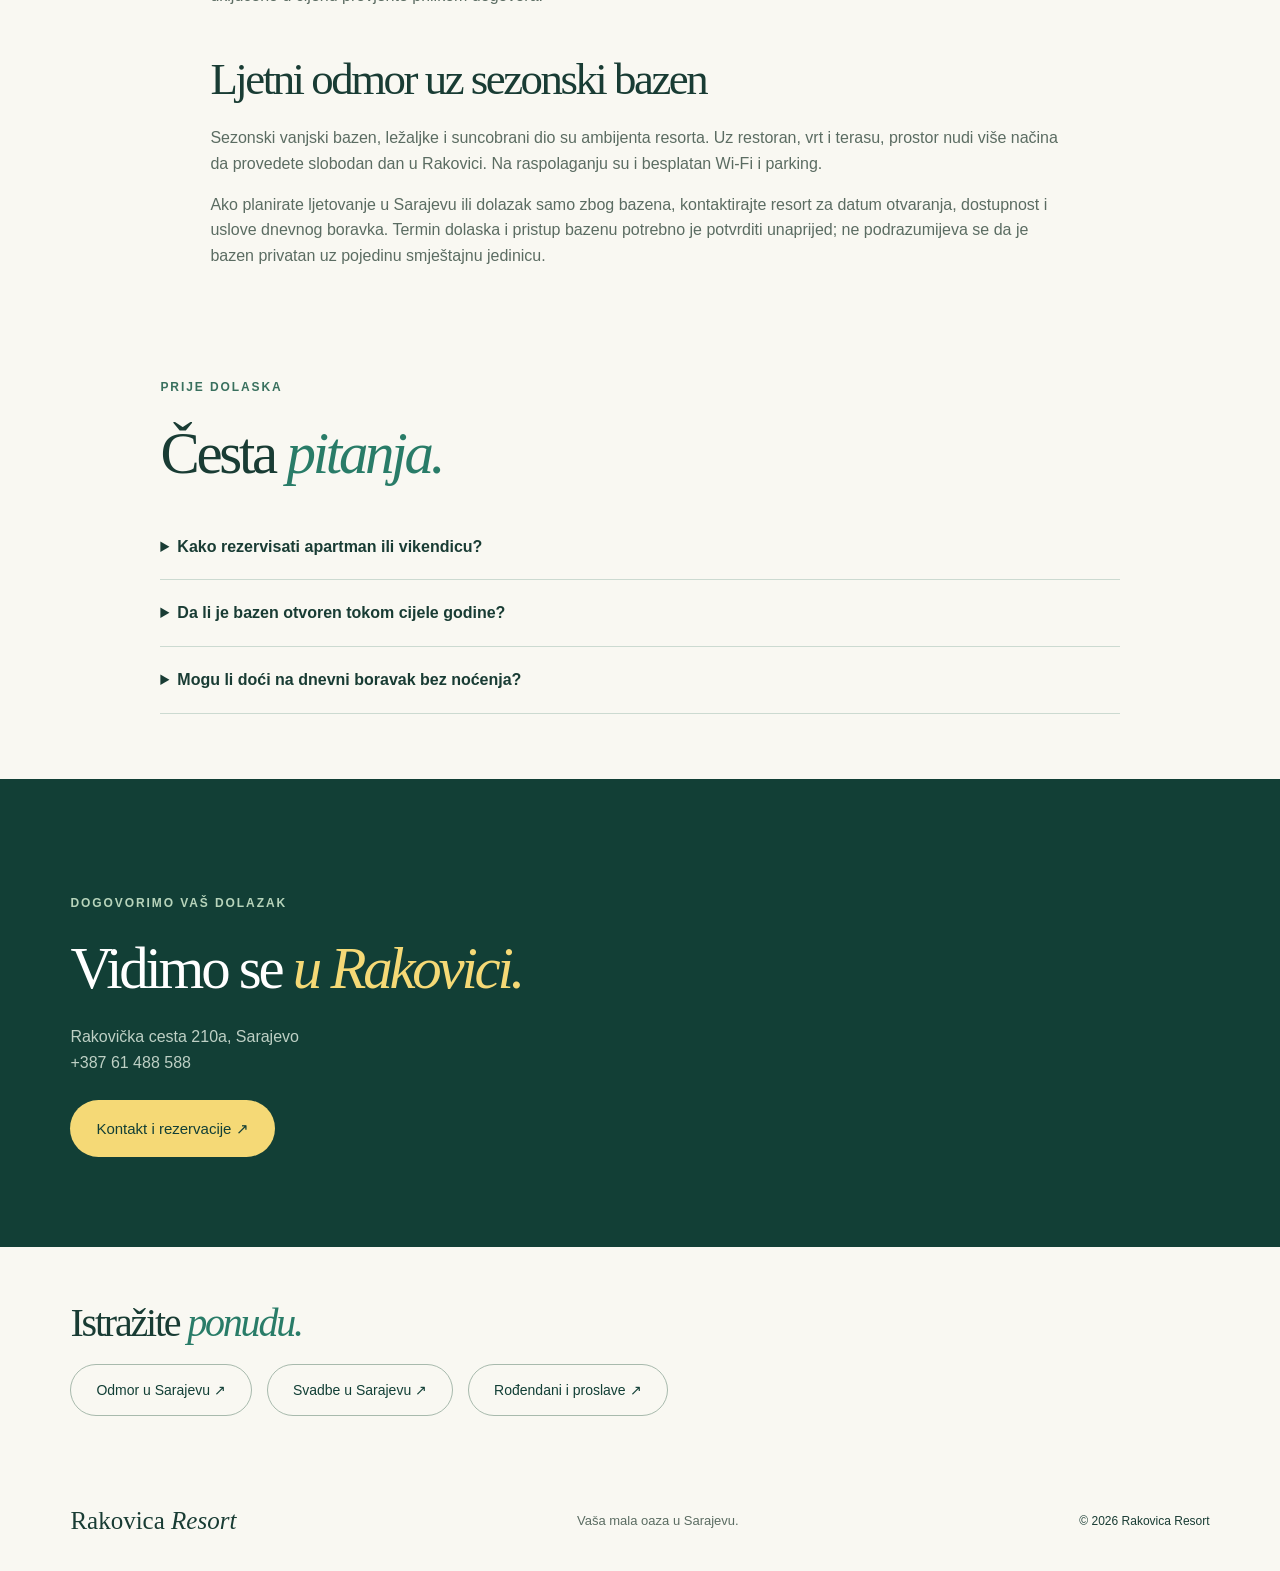
<file: odmor-vikendica-bazen-sarajevo.html>
<!doctype html><html lang="bs"><head><meta charset="UTF-8"><meta name="viewport" content="width=device-width, initial-scale=1"><meta name="theme-color" content="#123f36"><title>Vikendica i apartmani uz bazen u Sarajevu | Rakovica Resort</title>
<meta name="description" content="Odmor u Rakovici kod Sarajeva: apartmani, vikendica, sezonski vanjski bazen, vrt i terasa. Provjerite termine i uslove boravka u Rakovica Resortu.">
<link rel="canonical" href="https://rakovicaresort.ba/odmor-vikendica-bazen-sarajevo.html">
<meta name="robots" content="index, follow, max-image-preview:large">
<meta property="og:type" content="website">
<meta property="og:locale" content="bs_BA">
<meta property="og:site_name" content="Rakovica Resort">
<meta property="og:title" content="Vikendica i apartmani uz bazen u Sarajevu | Rakovica Resort">
<meta property="og:description" content="Odmor u Rakovici kod Sarajeva: apartmani, vikendica, sezonski vanjski bazen, vrt i terasa. Provjerite termine i uslove boravka u Rakovica Resortu.">
<meta property="og:url" content="https://rakovicaresort.ba/odmor-vikendica-bazen-sarajevo.html">
<meta property="og:image" content="https://rakovicaresort.ba/assets/886473649.jpg">
<meta property="og:image:alt" content="Rakovica Resort u Sarajevu">
<meta name="twitter:card" content="summary_large_image">
<script type="application/ld+json">{"@context": "https://schema.org", "@graph": [{"@type": "LodgingBusiness", "@id": "https://rakovicaresort.ba/#resort", "name": "Rakovica Resort", "url": "https://rakovicaresort.ba/", "telephone": "+38761488588", "image": "https://rakovicaresort.ba/assets/886473649.jpg", "address": {"@type": "PostalAddress", "streetAddress": "Rakovička cesta 210a", "addressLocality": "Sarajevo", "addressCountry": "BA"}, "sameAs": ["https://www.instagram.com/resort_rakovica/", "https://www.booking.com/hotel/ba/rakovica-resort-sarajevo3.hr.html"], "amenityFeature": [{"@type": "LocationFeatureSpecification", "name": "Sezonski vanjski bazen", "value": true}, {"@type": "LocationFeatureSpecification", "name": "Restoran", "value": true}, {"@type": "LocationFeatureSpecification", "name": "Svadbeni salon", "value": true}, {"@type": "LocationFeatureSpecification", "name": "Vrt i terasa", "value": true}, {"@type": "LocationFeatureSpecification", "name": "Besplatan Wi-Fi", "value": true}, {"@type": "LocationFeatureSpecification", "name": "Parking", "value": true}]}, {"@type": "WebSite", "@id": "https://rakovicaresort.ba/#website", "name": "Rakovica Resort", "url": "https://rakovicaresort.ba/", "inLanguage": "bs", "publisher": {"@id": "https://rakovicaresort.ba/#resort"}}, {"@type": "WebPage", "@id": "https://rakovicaresort.ba/odmor-vikendica-bazen-sarajevo.html#webpage", "url": "https://rakovicaresort.ba/odmor-vikendica-bazen-sarajevo.html", "name": "Vikendica i apartmani uz bazen u Sarajevu | Rakovica Resort", "description": "Odmor u Rakovici kod Sarajeva: apartmani, vikendica, sezonski vanjski bazen, vrt i terasa. Provjerite termine i uslove boravka u Rakovica Resortu.", "inLanguage": "bs", "isPartOf": {"@id": "https://rakovicaresort.ba/#website"}, "about": {"@id": "https://rakovicaresort.ba/#resort"}}, {"@type": "BreadcrumbList", "itemListElement": [{"@type": "ListItem", "position": 1, "name": "Početna", "item": "https://rakovicaresort.ba/"}, {"@type": "ListItem", "position": 2, "name": "Vikendica i apartmani uz bazen u Sarajevu", "item": "https://rakovicaresort.ba/odmor-vikendica-bazen-sarajevo.html"}]}]}</script>
<link rel="icon" href="assets/449095146_3805945503019511_6190318146866088788_n.jpg"><link rel="stylesheet" href="style.css"><script src="details.js" defer></script></head><body><a class="skip" href="#sadrzaj">Preskoči na sadržaj</a><header><a class="brand" href="index.html#" aria-label="Rakovica Resort početna"><img src="assets/449095146_3805945503019511_6190318146866088788_n.jpg" alt="Rakovica Resort logo s palmom" width="150" height="150"></a><nav aria-label="Glavna navigacija"><a href="index.html#o-nama">Naša oaza</a><a href="index.html#proslave">Proslave i boravak</a><a href="index.html#sadrzaji">Sadržaji</a><a href="index.html#galerija">Galerija</a><a href="index.html#kontakt">Kontakt</a></nav><button class="btn small" data-book>Rezervišite <span aria-hidden="true">↗</span></button></header><main id="sadrzaj"><section class="detail-hero wrap"><a class="text-link" href="index.html">← Rakovica Resort / Početna</a><p class="eyebrow">ODMOR U SARAJEVU</p><h1>Apartmani, vikendica<br>i <em>dani uz bazen.</em></h1><p class="detail-lead">Odmor u Rakovici kod Sarajeva: apartmani, vikendica, sezonski vanjski bazen, vrt i terasa. Provjerite termine i uslove boravka u Rakovica Resortu.</p><button class="btn" data-book>Provjerite termin i ponudu ↗</button><img src="assets/886473649.jpg" alt="Bazen sa suncobranima i ležaljkama u Rakovica Resortu" fetchpriority="high" width="1024" height="576"></section><div class="detail-copy wrap"><section><h2>Vikend odmor u Rakovici</h2><p>Tražite vikendicu s bazenom u Sarajevu ili smještaj za ljetni predah? Rakovica Resort na Rakovičkoj cesti 210a okuplja apartmane, vikendicu i sezonski vanjski bazen u jednom resortu. Ovdje možete dogovoriti dnevni boravak ili ostati na prenoćištu.</p><p>Za kraći bijeg iz svakodnevice odvojite vrijeme za terasu, zelenilo i druženje. Za duži boravak provjerite slobodne smještajne jedinice i odaberite termin koji vam odgovara.</p></section><section><h2>Apartmani i vikendica: odaberite svoj boravak</h2><p>Ponuda uključuje apartmane i vikendicu. Fotografije smještaja možete pogledati u galeriji na početnoj stranici, a trenutnu ponudu, cijene i raspoloživost provjeriti na Bookingu ili direktno s resortom.</p><p>Prije rezervacije navedite broj odraslih i djece, datum dolaska i odlaska te željeni tip smještaja. Tako možete dobiti precizne informacije o jedinici koja odgovara vašem društvu. Uslove korištenja bazena i da li je njegovo korištenje uključeno u cijenu provjerite prilikom dogovora.</p></section><section><h2>Ljetni odmor uz sezonski bazen</h2><p>Sezonski vanjski bazen, ležaljke i suncobrani dio su ambijenta resorta. Uz restoran, vrt i terasu, prostor nudi više načina da provedete slobodan dan u Rakovici. Na raspolaganju su i besplatan Wi-Fi i parking.</p><p>Ako planirate ljetovanje u Sarajevu ili dolazak samo zbog bazena, kontaktirajte resort za datum otvaranja, dostupnost i uslove dnevnog boravka. Termin dolaska i pristup bazenu potrebno je potvrditi unaprijed; ne podrazumijeva se da je bazen privatan uz pojedinu smještajnu jedinicu.</p></section></div><section class="faq wrap"><p class="eyebrow">PRIJE DOLASKA</p><h2>Česta <em>pitanja.</em></h2><details><summary>Kako rezervisati apartman ili vikendicu?</summary><p>Smještaj možete rezervisati putem Bookinga ili se javiti resortu telefonom i na Instagramu. Na web stranici nema direktne naplate ni kalendara rezervacija.</p></details><details><summary>Da li je bazen otvoren tokom cijele godine?</summary><p>Bazen je sezonski i nalazi se na otvorenom. Za dostupnost u konkretnom terminu obratite se resortu.</p></details><details><summary>Mogu li doći na dnevni boravak bez noćenja?</summary><p>Dnevni boravak moguće je dogovoriti direktno s resortom. Provjerite termin, cijenu i uslove korištenja sadržaja prije dolaska.</p></details></section><section class="contact"><div class="wrap"><p class="eyebrow">DOGOVORIMO VAŠ DOLAZAK</p><h2>Vidimo se <em>u Rakovici.</em></h2><p>Rakovička cesta 210a, Sarajevo<br><a href="tel:+38761488588">+387 61 488 588</a></p><button class="btn yellow" data-book>Kontakt i rezervacije ↗</button></div></section><section class="related wrap"><h2>Istražite <em>ponudu.</em></h2><div class="related-links"><a class="outline" href="odmor-vikendica-bazen-sarajevo.html">Odmor u Sarajevu ↗</a><a class="outline" href="svadbeni-salon-sarajevo.html">Svadbe u Sarajevu ↗</a><a class="outline" href="rodjendani-proslave-sarajevo.html">Rođendani i proslave ↗</a></div></section></main><footer><a href="index.html">Rakovica <em>Resort</em></a><p>Vaša mala oaza u Sarajevu.</p><span>© <span id="year">2026</span> Rakovica Resort</span></footer><dialog id="booking" aria-labelledby="booking-title"><button class="close" aria-label="Zatvori" data-close>×</button><p class="eyebrow">DOBRO DOŠLI</p><h2 id="booking-title">Vaš odmor<br><em>počinje ovdje.</em></h2><p>Za svadbe, rođendane i dnevni boravak pozovite nas ili nam pišite na Instagramu. Smještaj možete rezervisati i putem Bookinga.</p><div class="booking-options"><a class="booking-option" href="https://www.booking.com/hotel/ba/rakovica-resort-sarajevo3.hr.html" target="_blank" rel="noopener noreferrer"><b class="option-icon">B.</b><span><strong>Booking.com</strong><small>Smještaj, cijene i dostupnost</small></span><span aria-hidden="true">↗</span></a><a class="booking-option" href="tel:+38761488588"><b class="option-icon">☎</b><span><strong>+387 61 488 588</strong><small>Proslave, dnevni boravak i prenoćište</small></span><span aria-hidden="true">↗</span></a><a class="booking-option" href="https://www.instagram.com/resort_rakovica/" target="_blank" rel="noopener noreferrer"><b class="option-icon">◎</b><span><strong>Instagram</strong><small>Pišite nam na @resort_rakovica</small></span><span aria-hidden="true">↗</span></a></div><small class="booking-note">Rezervacija se dogovara putem odabranog kanala.</small></dialog></body></html>
</file>
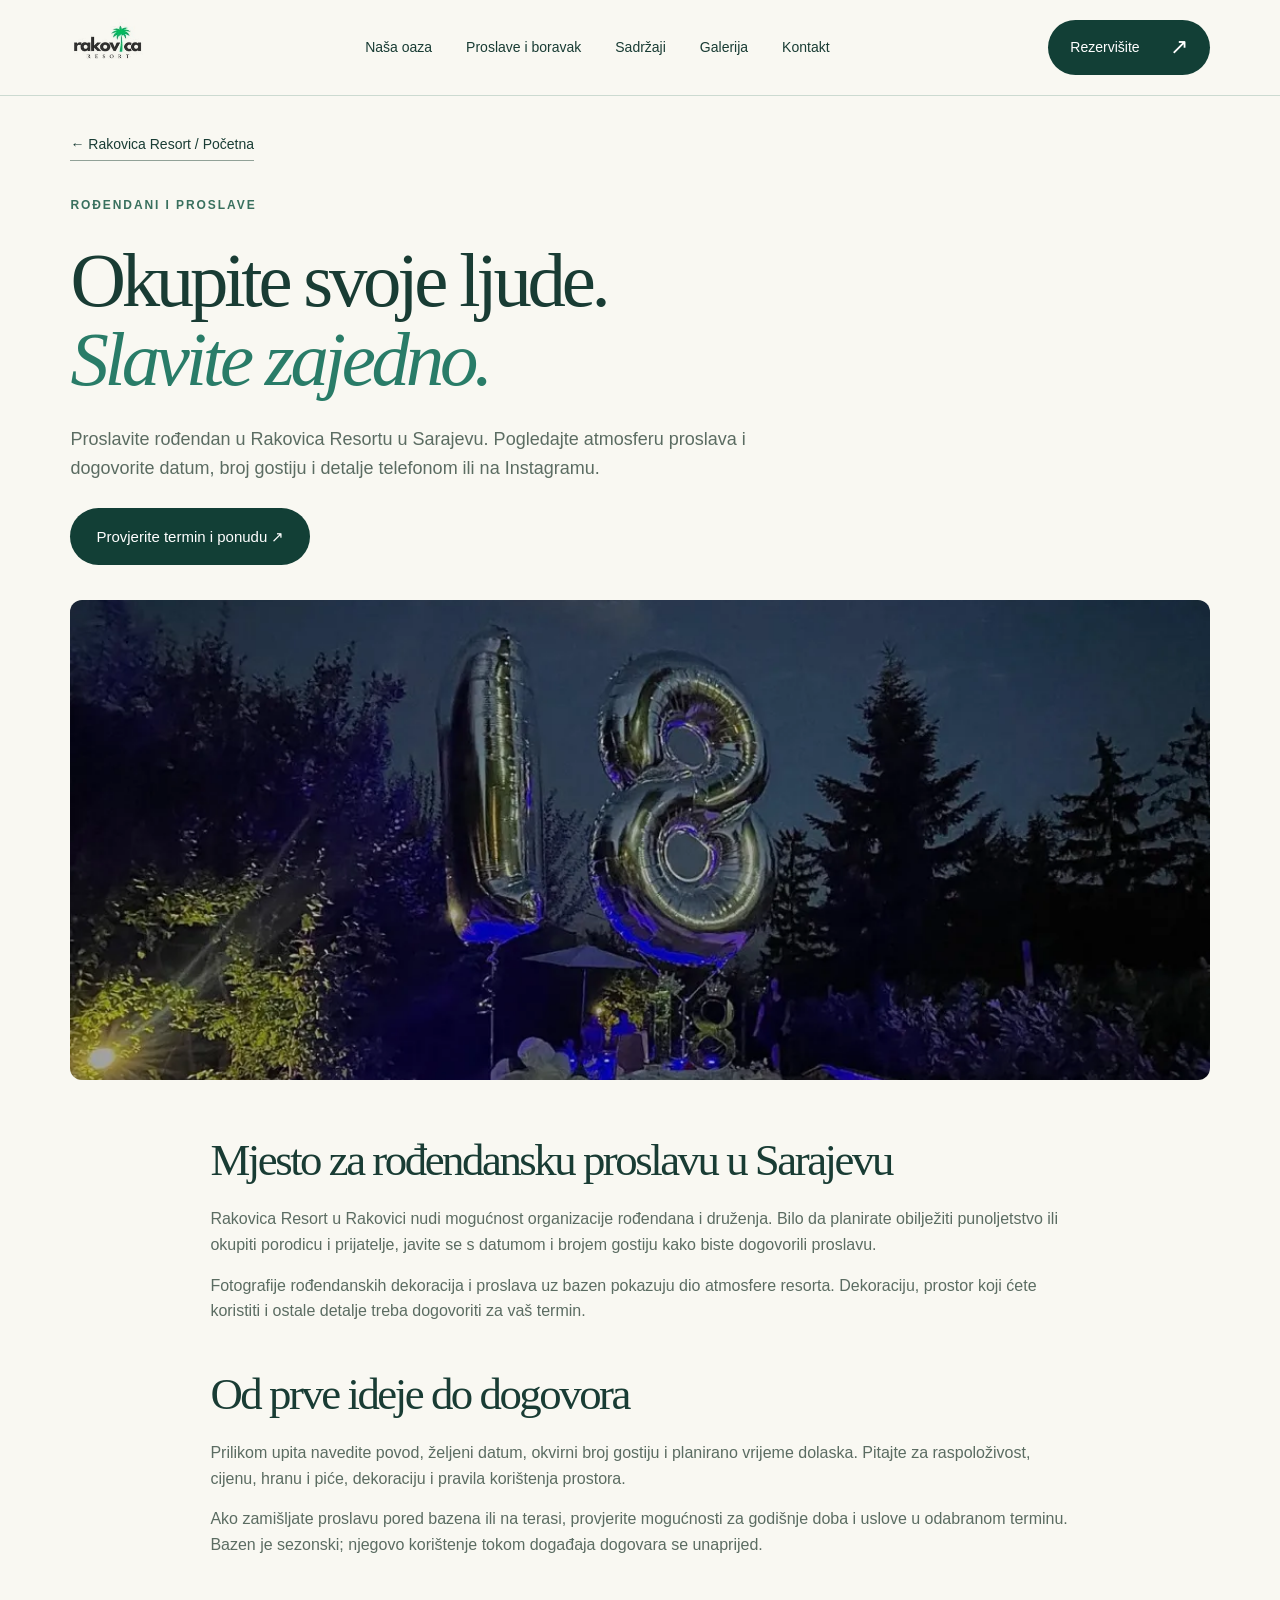
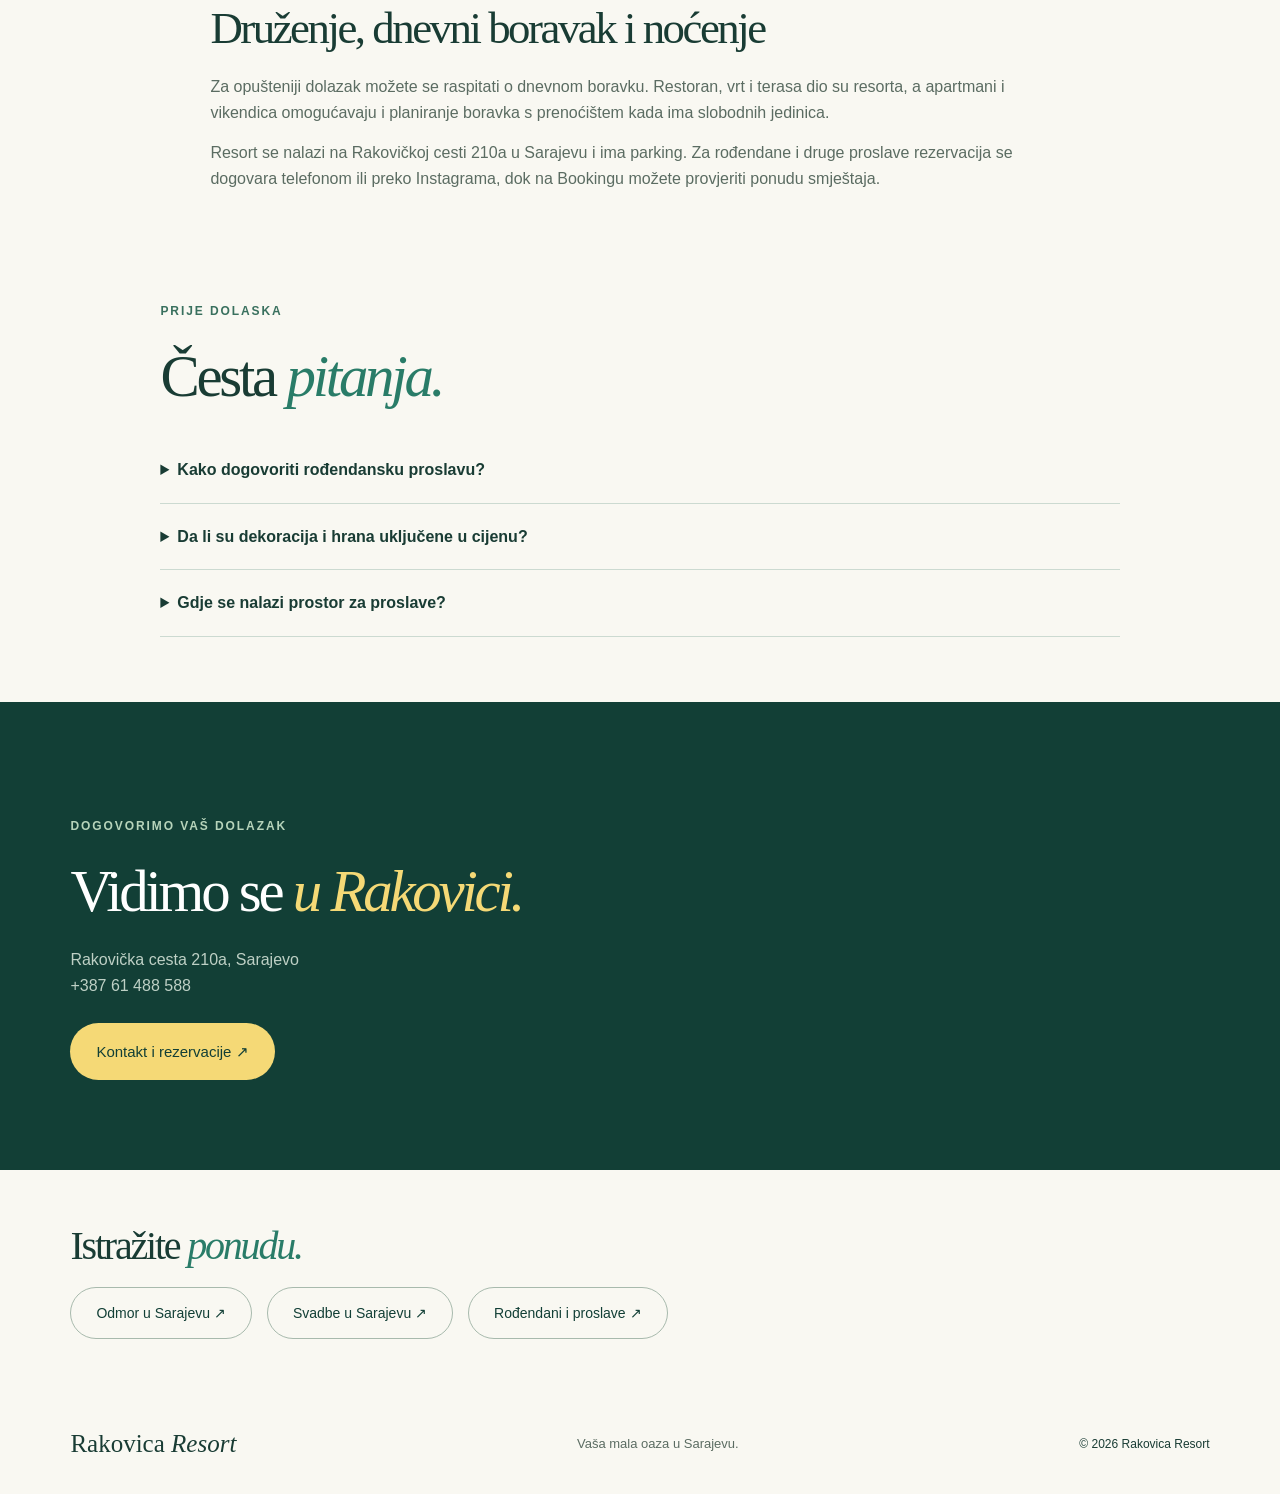
<file: rodjendani-proslave-sarajevo.html>
<!doctype html><html lang="bs"><head><meta charset="UTF-8"><meta name="viewport" content="width=device-width, initial-scale=1"><meta name="theme-color" content="#123f36"><title>Rođendani i proslave Sarajevo | Rakovica Resort</title>
<meta name="description" content="Proslavite rođendan u Rakovica Resortu u Sarajevu. Pogledajte atmosferu proslava i dogovorite datum, broj gostiju i detalje telefonom ili na Instagramu.">
<link rel="canonical" href="https://rakovicaresort.ba/rodjendani-proslave-sarajevo.html">
<meta name="robots" content="index, follow, max-image-preview:large">
<meta property="og:type" content="website">
<meta property="og:locale" content="bs_BA">
<meta property="og:site_name" content="Rakovica Resort">
<meta property="og:title" content="Rođendani i proslave Sarajevo | Rakovica Resort">
<meta property="og:description" content="Proslavite rođendan u Rakovica Resortu u Sarajevu. Pogledajte atmosferu proslava i dogovorite datum, broj gostiju i detalje telefonom ili na Instagramu.">
<meta property="og:url" content="https://rakovicaresort.ba/rodjendani-proslave-sarajevo.html">
<meta property="og:image" content="https://rakovicaresort.ba/assets/rodjendan-bazen.webp">
<meta property="og:image:alt" content="Rakovica Resort u Sarajevu">
<meta name="twitter:card" content="summary_large_image">
<script type="application/ld+json">{"@context": "https://schema.org", "@graph": [{"@type": "LodgingBusiness", "@id": "https://rakovicaresort.ba/#resort", "name": "Rakovica Resort", "url": "https://rakovicaresort.ba/", "telephone": "+38761488588", "image": "https://rakovicaresort.ba/assets/886473649.jpg", "address": {"@type": "PostalAddress", "streetAddress": "Rakovička cesta 210a", "addressLocality": "Sarajevo", "addressCountry": "BA"}, "sameAs": ["https://www.instagram.com/resort_rakovica/", "https://www.booking.com/hotel/ba/rakovica-resort-sarajevo3.hr.html"], "amenityFeature": [{"@type": "LocationFeatureSpecification", "name": "Sezonski vanjski bazen", "value": true}, {"@type": "LocationFeatureSpecification", "name": "Restoran", "value": true}, {"@type": "LocationFeatureSpecification", "name": "Svadbeni salon", "value": true}, {"@type": "LocationFeatureSpecification", "name": "Vrt i terasa", "value": true}, {"@type": "LocationFeatureSpecification", "name": "Besplatan Wi-Fi", "value": true}, {"@type": "LocationFeatureSpecification", "name": "Parking", "value": true}]}, {"@type": "WebSite", "@id": "https://rakovicaresort.ba/#website", "name": "Rakovica Resort", "url": "https://rakovicaresort.ba/", "inLanguage": "bs", "publisher": {"@id": "https://rakovicaresort.ba/#resort"}}, {"@type": "WebPage", "@id": "https://rakovicaresort.ba/rodjendani-proslave-sarajevo.html#webpage", "url": "https://rakovicaresort.ba/rodjendani-proslave-sarajevo.html", "name": "Rođendani i proslave Sarajevo | Rakovica Resort", "description": "Proslavite rođendan u Rakovica Resortu u Sarajevu. Pogledajte atmosferu proslava i dogovorite datum, broj gostiju i detalje telefonom ili na Instagramu.", "inLanguage": "bs", "isPartOf": {"@id": "https://rakovicaresort.ba/#website"}, "about": {"@id": "https://rakovicaresort.ba/#resort"}}, {"@type": "BreadcrumbList", "itemListElement": [{"@type": "ListItem", "position": 1, "name": "Početna", "item": "https://rakovicaresort.ba/"}, {"@type": "ListItem", "position": 2, "name": "Rođendani i proslave Sarajevo", "item": "https://rakovicaresort.ba/rodjendani-proslave-sarajevo.html"}]}]}</script>
<link rel="icon" href="assets/449095146_3805945503019511_6190318146866088788_n.jpg"><link rel="stylesheet" href="style.css"><script src="details.js" defer></script></head><body><a class="skip" href="#sadrzaj">Preskoči na sadržaj</a><header><a class="brand" href="index.html#" aria-label="Rakovica Resort početna"><img src="assets/449095146_3805945503019511_6190318146866088788_n.jpg" alt="Rakovica Resort logo s palmom" width="150" height="150"></a><nav aria-label="Glavna navigacija"><a href="index.html#o-nama">Naša oaza</a><a href="index.html#proslave">Proslave i boravak</a><a href="index.html#sadrzaji">Sadržaji</a><a href="index.html#galerija">Galerija</a><a href="index.html#kontakt">Kontakt</a></nav><button class="btn small" data-book>Rezervišite <span aria-hidden="true">↗</span></button></header><main id="sadrzaj"><section class="detail-hero wrap"><a class="text-link" href="index.html">← Rakovica Resort / Početna</a><p class="eyebrow">ROĐENDANI I PROSLAVE</p><h1>Okupite svoje ljude.<br><em>Slavite zajedno.</em></h1><p class="detail-lead">Proslavite rođendan u Rakovica Resortu u Sarajevu. Pogledajte atmosferu proslava i dogovorite datum, broj gostiju i detalje telefonom ili na Instagramu.</p><button class="btn" data-book>Provjerite termin i ponudu ↗</button><img src="assets/rodjendan-bazen.webp" alt="Rođendanska proslava pored bazena u Rakovica Resortu" fetchpriority="high" width="1080" height="1080"></section><div class="detail-copy wrap"><section><h2>Mjesto za rođendansku proslavu u Sarajevu</h2><p>Rakovica Resort u Rakovici nudi mogućnost organizacije rođendana i druženja. Bilo da planirate obilježiti punoljetstvo ili okupiti porodicu i prijatelje, javite se s datumom i brojem gostiju kako biste dogovorili proslavu.</p><p>Fotografije rođendanskih dekoracija i proslava uz bazen pokazuju dio atmosfere resorta. Dekoraciju, prostor koji ćete koristiti i ostale detalje treba dogovoriti za vaš termin.</p></section><section><h2>Od prve ideje do dogovora</h2><p>Prilikom upita navedite povod, željeni datum, okvirni broj gostiju i planirano vrijeme dolaska. Pitajte za raspoloživost, cijenu, hranu i piće, dekoraciju i pravila korištenja prostora.</p><p>Ako zamišljate proslavu pored bazena ili na terasi, provjerite mogućnosti za godišnje doba i uslove u odabranom terminu. Bazen je sezonski; njegovo korištenje tokom događaja dogovara se unaprijed.</p></section><section><h2>Druženje, dnevni boravak i noćenje</h2><p>Za opušteniji dolazak možete se raspitati o dnevnom boravku. Restoran, vrt i terasa dio su resorta, a apartmani i vikendica omogućavaju i planiranje boravka s prenoćištem kada ima slobodnih jedinica.</p><p>Resort se nalazi na Rakovičkoj cesti 210a u Sarajevu i ima parking. Za rođendane i druge proslave rezervacija se dogovara telefonom ili preko Instagrama, dok na Bookingu možete provjeriti ponudu smještaja.</p></section></div><section class="faq wrap"><p class="eyebrow">PRIJE DOLASKA</p><h2>Česta <em>pitanja.</em></h2><details><summary>Kako dogovoriti rođendansku proslavu?</summary><p>Javite se telefonom ili na Instagramu. Pošaljite datum, okvirni broj gostiju i kratko opišite kakvu proslavu planirate.</p></details><details><summary>Da li su dekoracija i hrana uključene u cijenu?</summary><p>Sadržaj i cijenu ponude provjerite direktno s resortom. Fotografije ranijih proslava nisu spisak usluga uključenih u svaku rezervaciju.</p></details><details><summary>Gdje se nalazi prostor za proslave?</summary><p>Rakovica Resort se nalazi na adresi Rakovička cesta 210a, Sarajevo, Bosna i Hercegovina.</p></details></section><section class="contact"><div class="wrap"><p class="eyebrow">DOGOVORIMO VAŠ DOLAZAK</p><h2>Vidimo se <em>u Rakovici.</em></h2><p>Rakovička cesta 210a, Sarajevo<br><a href="tel:+38761488588">+387 61 488 588</a></p><button class="btn yellow" data-book>Kontakt i rezervacije ↗</button></div></section><section class="related wrap"><h2>Istražite <em>ponudu.</em></h2><div class="related-links"><a class="outline" href="odmor-vikendica-bazen-sarajevo.html">Odmor u Sarajevu ↗</a><a class="outline" href="svadbeni-salon-sarajevo.html">Svadbe u Sarajevu ↗</a><a class="outline" href="rodjendani-proslave-sarajevo.html">Rođendani i proslave ↗</a></div></section></main><footer><a href="index.html">Rakovica <em>Resort</em></a><p>Vaša mala oaza u Sarajevu.</p><span>© <span id="year">2026</span> Rakovica Resort</span></footer><dialog id="booking" aria-labelledby="booking-title"><button class="close" aria-label="Zatvori" data-close>×</button><p class="eyebrow">DOBRO DOŠLI</p><h2 id="booking-title">Vaš odmor<br><em>počinje ovdje.</em></h2><p>Za svadbe, rođendane i dnevni boravak pozovite nas ili nam pišite na Instagramu. Smještaj možete rezervisati i putem Bookinga.</p><div class="booking-options"><a class="booking-option" href="https://www.booking.com/hotel/ba/rakovica-resort-sarajevo3.hr.html" target="_blank" rel="noopener noreferrer"><b class="option-icon">B.</b><span><strong>Booking.com</strong><small>Smještaj, cijene i dostupnost</small></span><span aria-hidden="true">↗</span></a><a class="booking-option" href="tel:+38761488588"><b class="option-icon">☎</b><span><strong>+387 61 488 588</strong><small>Proslave, dnevni boravak i prenoćište</small></span><span aria-hidden="true">↗</span></a><a class="booking-option" href="https://www.instagram.com/resort_rakovica/" target="_blank" rel="noopener noreferrer"><b class="option-icon">◎</b><span><strong>Instagram</strong><small>Pišite nam na @resort_rakovica</small></span><span aria-hidden="true">↗</span></a></div><small class="booking-note">Rezervacija se dogovara putem odabranog kanala.</small></dialog></body></html>
</file>
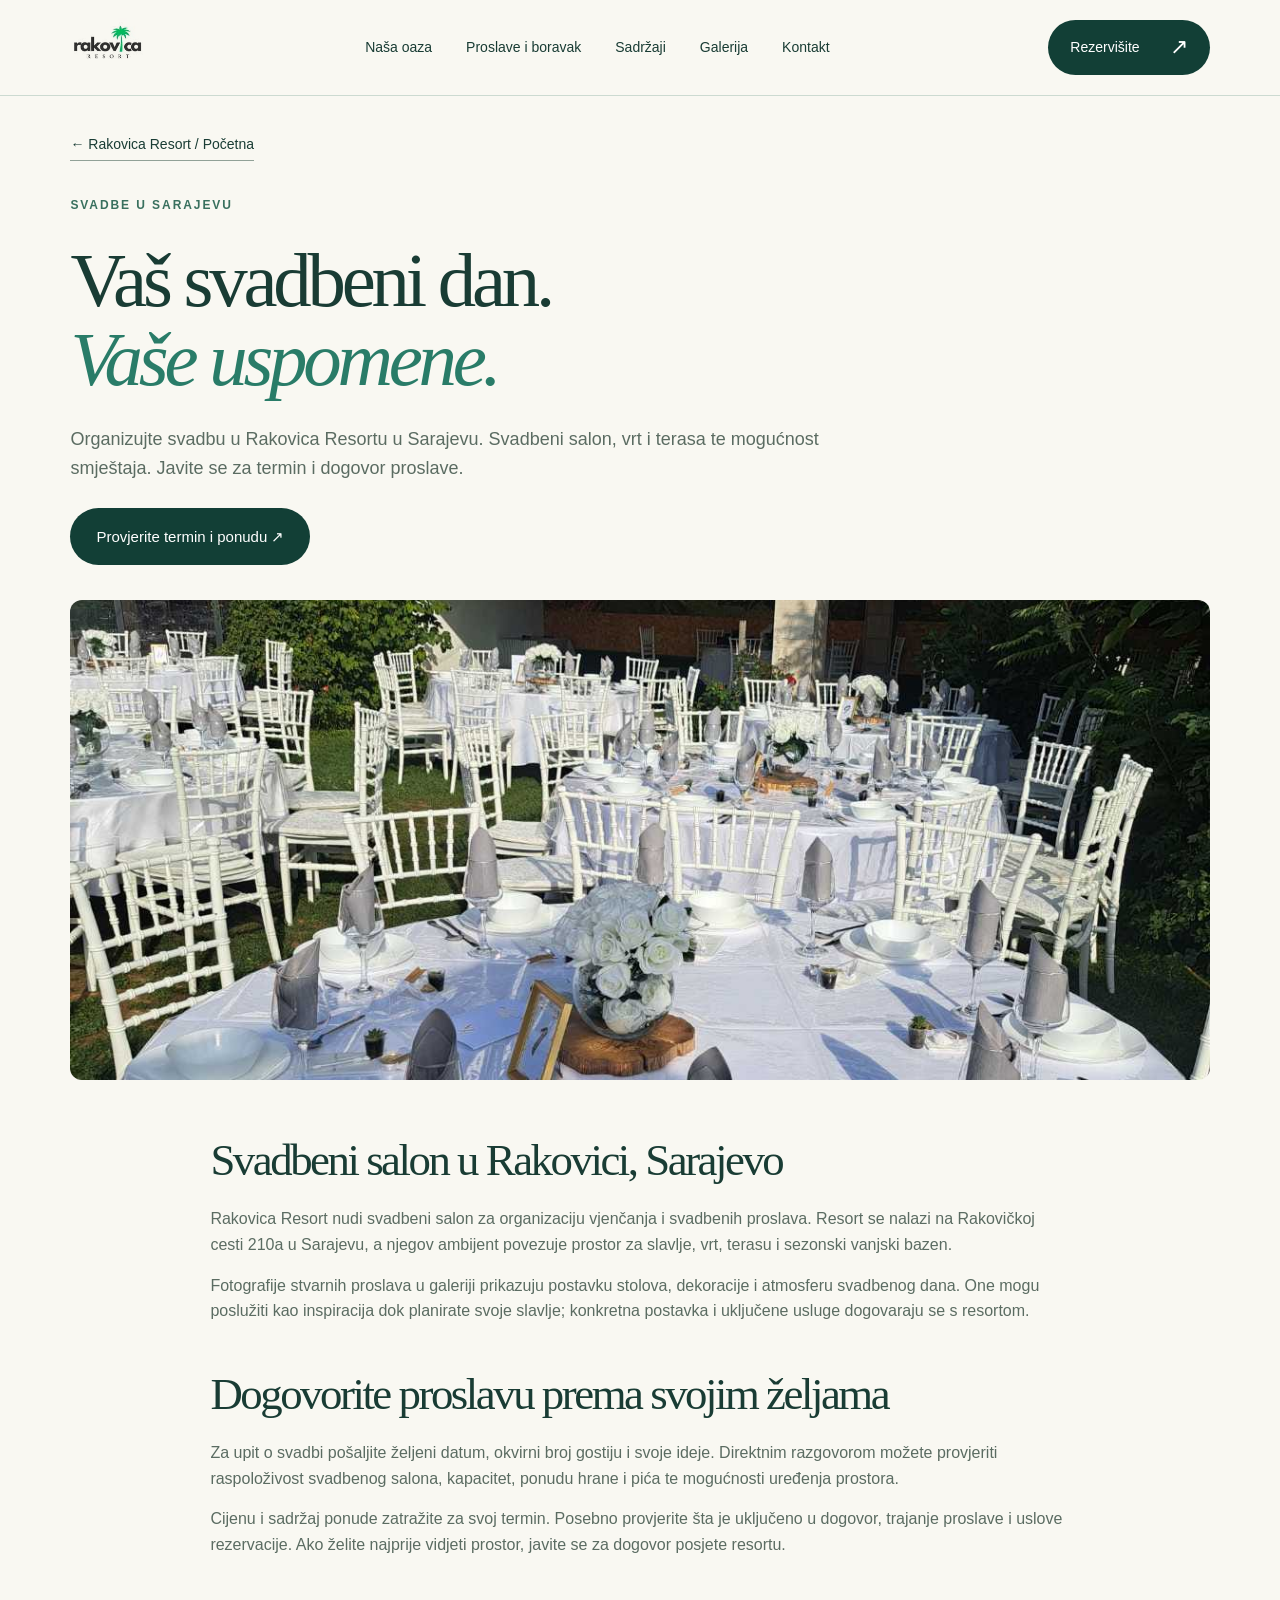
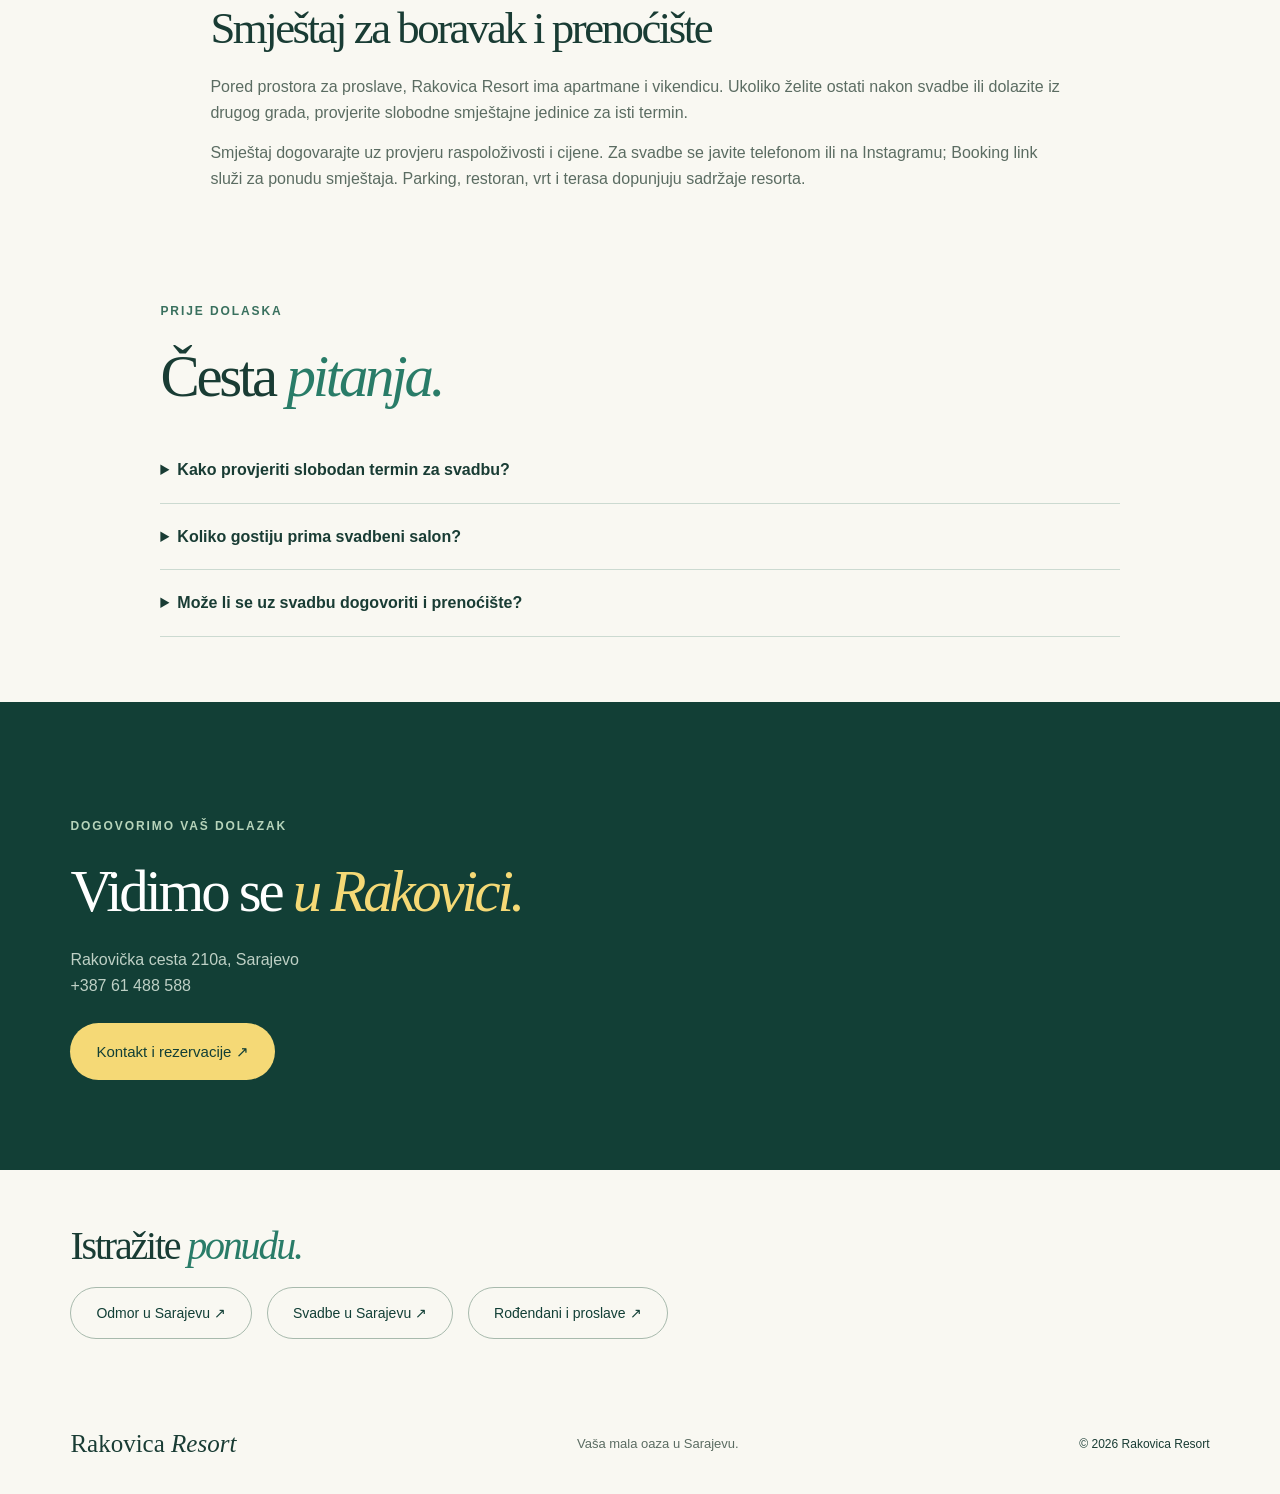
<file: svadbeni-salon-sarajevo.html>
<!doctype html><html lang="bs"><head><meta charset="UTF-8"><meta name="viewport" content="width=device-width, initial-scale=1"><meta name="theme-color" content="#123f36"><title>Svadbeni salon Sarajevo – Rakovica Resort</title>
<meta name="description" content="Organizujte svadbu u Rakovica Resortu u Sarajevu. Svadbeni salon, vrt i terasa te mogućnost smještaja. Javite se za termin i dogovor proslave.">
<link rel="canonical" href="https://rakovicaresort.ba/svadbeni-salon-sarajevo.html">
<meta name="robots" content="index, follow, max-image-preview:large">
<meta property="og:type" content="website">
<meta property="og:locale" content="bs_BA">
<meta property="og:site_name" content="Rakovica Resort">
<meta property="og:title" content="Svadbeni salon Sarajevo – Rakovica Resort">
<meta property="og:description" content="Organizujte svadbu u Rakovica Resortu u Sarajevu. Svadbeni salon, vrt i terasa te mogućnost smještaja. Javite se za termin i dogovor proslave.">
<meta property="og:url" content="https://rakovicaresort.ba/svadbeni-salon-sarajevo.html">
<meta property="og:image" content="https://rakovicaresort.ba/assets/svadba-postavka-stolova.jpg">
<meta property="og:image:alt" content="Rakovica Resort u Sarajevu">
<meta name="twitter:card" content="summary_large_image">
<script type="application/ld+json">{"@context": "https://schema.org", "@graph": [{"@type": "LodgingBusiness", "@id": "https://rakovicaresort.ba/#resort", "name": "Rakovica Resort", "url": "https://rakovicaresort.ba/", "telephone": "+38761488588", "image": "https://rakovicaresort.ba/assets/886473649.jpg", "address": {"@type": "PostalAddress", "streetAddress": "Rakovička cesta 210a", "addressLocality": "Sarajevo", "addressCountry": "BA"}, "sameAs": ["https://www.instagram.com/resort_rakovica/", "https://www.booking.com/hotel/ba/rakovica-resort-sarajevo3.hr.html"], "amenityFeature": [{"@type": "LocationFeatureSpecification", "name": "Sezonski vanjski bazen", "value": true}, {"@type": "LocationFeatureSpecification", "name": "Restoran", "value": true}, {"@type": "LocationFeatureSpecification", "name": "Svadbeni salon", "value": true}, {"@type": "LocationFeatureSpecification", "name": "Vrt i terasa", "value": true}, {"@type": "LocationFeatureSpecification", "name": "Besplatan Wi-Fi", "value": true}, {"@type": "LocationFeatureSpecification", "name": "Parking", "value": true}]}, {"@type": "WebSite", "@id": "https://rakovicaresort.ba/#website", "name": "Rakovica Resort", "url": "https://rakovicaresort.ba/", "inLanguage": "bs", "publisher": {"@id": "https://rakovicaresort.ba/#resort"}}, {"@type": "WebPage", "@id": "https://rakovicaresort.ba/svadbeni-salon-sarajevo.html#webpage", "url": "https://rakovicaresort.ba/svadbeni-salon-sarajevo.html", "name": "Svadbeni salon Sarajevo – Rakovica Resort", "description": "Organizujte svadbu u Rakovica Resortu u Sarajevu. Svadbeni salon, vrt i terasa te mogućnost smještaja. Javite se za termin i dogovor proslave.", "inLanguage": "bs", "isPartOf": {"@id": "https://rakovicaresort.ba/#website"}, "about": {"@id": "https://rakovicaresort.ba/#resort"}}, {"@type": "BreadcrumbList", "itemListElement": [{"@type": "ListItem", "position": 1, "name": "Početna", "item": "https://rakovicaresort.ba/"}, {"@type": "ListItem", "position": 2, "name": "Svadbeni salon Sarajevo – Rakovica Resort", "item": "https://rakovicaresort.ba/svadbeni-salon-sarajevo.html"}]}]}</script>
<link rel="icon" href="assets/449095146_3805945503019511_6190318146866088788_n.jpg"><link rel="stylesheet" href="style.css"><script src="details.js" defer></script></head><body><a class="skip" href="#sadrzaj">Preskoči na sadržaj</a><header><a class="brand" href="index.html#" aria-label="Rakovica Resort početna"><img src="assets/449095146_3805945503019511_6190318146866088788_n.jpg" alt="Rakovica Resort logo s palmom" width="150" height="150"></a><nav aria-label="Glavna navigacija"><a href="index.html#o-nama">Naša oaza</a><a href="index.html#proslave">Proslave i boravak</a><a href="index.html#sadrzaji">Sadržaji</a><a href="index.html#galerija">Galerija</a><a href="index.html#kontakt">Kontakt</a></nav><button class="btn small" data-book>Rezervišite <span aria-hidden="true">↗</span></button></header><main id="sadrzaj"><section class="detail-hero wrap"><a class="text-link" href="index.html">← Rakovica Resort / Početna</a><p class="eyebrow">SVADBE U SARAJEVU</p><h1>Vaš svadbeni dan.<br><em>Vaše uspomene.</em></h1><p class="detail-lead">Organizujte svadbu u Rakovica Resortu u Sarajevu. Svadbeni salon, vrt i terasa te mogućnost smještaja. Javite se za termin i dogovor proslave.</p><button class="btn" data-book>Provjerite termin i ponudu ↗</button><img src="assets/svadba-postavka-stolova.jpg" alt="Svečano postavljeni svadbeni stolovi u Rakovica Resortu" fetchpriority="high" width="1200" height="1600"></section><div class="detail-copy wrap"><section><h2>Svadbeni salon u Rakovici, Sarajevo</h2><p>Rakovica Resort nudi svadbeni salon za organizaciju vjenčanja i svadbenih proslava. Resort se nalazi na Rakovičkoj cesti 210a u Sarajevu, a njegov ambijent povezuje prostor za slavlje, vrt, terasu i sezonski vanjski bazen.</p><p>Fotografije stvarnih proslava u galeriji prikazuju postavku stolova, dekoracije i atmosferu svadbenog dana. One mogu poslužiti kao inspiracija dok planirate svoje slavlje; konkretna postavka i uključene usluge dogovaraju se s resortom.</p></section><section><h2>Dogovorite proslavu prema svojim željama</h2><p>Za upit o svadbi pošaljite željeni datum, okvirni broj gostiju i svoje ideje. Direktnim razgovorom možete provjeriti raspoloživost svadbenog salona, kapacitet, ponudu hrane i pića te mogućnosti uređenja prostora.</p><p>Cijenu i sadržaj ponude zatražite za svoj termin. Posebno provjerite šta je uključeno u dogovor, trajanje proslave i uslove rezervacije. Ako želite najprije vidjeti prostor, javite se za dogovor posjete resortu.</p></section><section><h2>Smještaj za boravak i prenoćište</h2><p>Pored prostora za proslave, Rakovica Resort ima apartmane i vikendicu. Ukoliko želite ostati nakon svadbe ili dolazite iz drugog grada, provjerite slobodne smještajne jedinice za isti termin.</p><p>Smještaj dogovarajte uz provjeru raspoloživosti i cijene. Za svadbe se javite telefonom ili na Instagramu; Booking link služi za ponudu smještaja. Parking, restoran, vrt i terasa dopunjuju sadržaje resorta.</p></section></div><section class="faq wrap"><p class="eyebrow">PRIJE DOLASKA</p><h2>Česta <em>pitanja.</em></h2><details><summary>Kako provjeriti slobodan termin za svadbu?</summary><p>Pozovite +387 61 488 588 ili pošaljite poruku na Instagram profil @resort_rakovica. Navedite željeni datum i okvirni broj gostiju.</p></details><details><summary>Koliko gostiju prima svadbeni salon?</summary><p>Kapacitet i raspored sjedenja provjerite direktno s resortom za planiranu postavku i broj gostiju.</p></details><details><summary>Može li se uz svadbu dogovoriti i prenoćište?</summary><p>Resort nudi apartmane i vikendicu. Raspoloživost smještaja za datum proslave i uslove rezervacije potrebno je posebno potvrditi.</p></details></section><section class="contact"><div class="wrap"><p class="eyebrow">DOGOVORIMO VAŠ DOLAZAK</p><h2>Vidimo se <em>u Rakovici.</em></h2><p>Rakovička cesta 210a, Sarajevo<br><a href="tel:+38761488588">+387 61 488 588</a></p><button class="btn yellow" data-book>Kontakt i rezervacije ↗</button></div></section><section class="related wrap"><h2>Istražite <em>ponudu.</em></h2><div class="related-links"><a class="outline" href="odmor-vikendica-bazen-sarajevo.html">Odmor u Sarajevu ↗</a><a class="outline" href="svadbeni-salon-sarajevo.html">Svadbe u Sarajevu ↗</a><a class="outline" href="rodjendani-proslave-sarajevo.html">Rođendani i proslave ↗</a></div></section></main><footer><a href="index.html">Rakovica <em>Resort</em></a><p>Vaša mala oaza u Sarajevu.</p><span>© <span id="year">2026</span> Rakovica Resort</span></footer><dialog id="booking" aria-labelledby="booking-title"><button class="close" aria-label="Zatvori" data-close>×</button><p class="eyebrow">DOBRO DOŠLI</p><h2 id="booking-title">Vaš odmor<br><em>počinje ovdje.</em></h2><p>Za svadbe, rođendane i dnevni boravak pozovite nas ili nam pišite na Instagramu. Smještaj možete rezervisati i putem Bookinga.</p><div class="booking-options"><a class="booking-option" href="https://www.booking.com/hotel/ba/rakovica-resort-sarajevo3.hr.html" target="_blank" rel="noopener noreferrer"><b class="option-icon">B.</b><span><strong>Booking.com</strong><small>Smještaj, cijene i dostupnost</small></span><span aria-hidden="true">↗</span></a><a class="booking-option" href="tel:+38761488588"><b class="option-icon">☎</b><span><strong>+387 61 488 588</strong><small>Proslave, dnevni boravak i prenoćište</small></span><span aria-hidden="true">↗</span></a><a class="booking-option" href="https://www.instagram.com/resort_rakovica/" target="_blank" rel="noopener noreferrer"><b class="option-icon">◎</b><span><strong>Instagram</strong><small>Pišite nam na @resort_rakovica</small></span><span aria-hidden="true">↗</span></a></div><small class="booking-note">Rezervacija se dogovara putem odabranog kanala.</small></dialog></body></html>
</file>
<file: style.css>
:root{--green:#123f36;--ink:#193c34;--cream:#f9f8f2;--aqua:#dff4ef;--yellow:#f5d976;--line:#ccdad1}*{box-sizing:border-box}html{scroll-behavior:smooth;scroll-padding-top:100px}body{margin:0;background:var(--cream);color:var(--ink);font-family:Arial,Helvetica,sans-serif;font-size:16px;line-height:1.6}button,a{-webkit-tap-highlight-color:transparent}button{font:inherit;cursor:pointer}a{color:inherit;text-decoration:none}button:focus-visible,a:focus-visible,video:focus-visible{outline:3px solid #d0a42e;outline-offset:5px}img{display:block;max-width:100%;object-fit:cover}h1,h2,h3,p{margin:0}h1,h2{font-family:Georgia,'Times New Roman',serif;font-weight:400;letter-spacing:-.055em;line-height:1.04}h1{font-size:clamp(4.4rem,7.8vw,7.6rem)}h2{font-size:clamp(2.7rem,4.6vw,4.5rem)}h1 em,h2 em{font-weight:400;color:#297c68}p{color:#5b6c62}header{height:96px;display:flex;align-items:center;justify-content:space-between;padding:0 5.5%;border-bottom:1px solid var(--line);background:var(--cream);position:relative;z-index:10}.brand img{width:76px;height:76px;mix-blend-mode:multiply}nav{display:flex;gap:34px;font-size:14px}nav a{padding:12px 0}nav a:hover,.text-link:hover{color:#2b8d75}.btn{border:0;border-radius:50px;padding:18px 26px;display:inline-flex;align-items:center;justify-content:center;gap:30px;background:var(--green);color:#fff;transition:transform .25s,background .25s;font-size:15px;line-height:1.4}.btn:hover{background:#286553;transform:translateY(-3px)}.btn span{font-size:22px}.btn.small{padding:12px 22px;font-size:14px}.eyebrow{font-size:12px;letter-spacing:.16em;line-height:1.6;font-weight:600;margin-bottom:25px;color:#39705e}.hero{padding:50px 5.5% 0;background:linear-gradient(130deg,#f9f8f2 25%,#e9f4ed);position:relative;display:grid;grid-template-columns:1fr 1fr;gap:0 6%}.hero-top{padding:23px 0 45px}.intro{margin:25px 0 30px;font-size:18px}.hero-actions{display:flex;gap:27px;align-items:center;flex-wrap:wrap}.text-link{font-size:14px;border-bottom:1px solid #91a197;padding-bottom:5px;display:inline-flex;gap:24px;align-items:center}.hero-photo{position:relative;min-height:530px;margin-top:12px;margin-bottom:44px}.hero-photo>img{width:100%;height:100%;position:absolute;inset:0;border-radius:220px 220px 10px 10px;object-position:55% center}.hero-photo:after{content:'';position:absolute;inset:55% 0 0;background:linear-gradient(transparent,#0a372ab3);border-radius:0 0 10px 10px;pointer-events:none}.photo-label{position:absolute;z-index:1;bottom:25px;left:28px;color:white;display:flex;flex-direction:column}.photo-label span:first-child{font-family:Georgia,serif;font-style:italic;font-size:23px}.photo-label span:last-child{font-size:12px;letter-spacing:.06em}.video-badge{position:absolute;z-index:2;top:30px;right:-18px;width:152px;height:152px;border-radius:50%;background:var(--yellow);display:flex;flex-direction:column;justify-content:center;align-items:center;font-size:13px;transform:rotate(8deg);box-shadow:0 10px 35px #0c483219;transition:transform .3s}.video-badge:hover{transform:rotate(0) scale(1.04)}.video-badge>span{font-size:25px;margin-bottom:5px}.video-badge small{font-size:11px}.hero-bottom{grid-column:1/-1;border-top:1px solid #bdcfc3;display:flex;justify-content:space-between;padding:22px 0;font-size:12px;letter-spacing:.05em;color:#52695b}.wrap{max-width:1400px;padding-left:5.5%;padding-right:5.5%;margin:auto}.about{padding-top:110px;padding-bottom:110px;display:grid;grid-template-columns:1fr 1fr;gap:8%}.about-copy{padding-top:20px}.about-copy p+p{margin-top:20px}.about-copy .text-link{margin-top:27px}.amenities{background:var(--aqua);padding:85px 0 40px}.section-heading{display:flex;justify-content:space-between;align-items:flex-end;gap:35px;margin-bottom:40px}.section-heading p:not(.eyebrow){font-size:15px}.cards{display:grid;grid-template-columns:repeat(3,1fr);gap:30px}.image-wrap{position:relative;overflow:hidden;border-radius:6px}.feature img{width:100%;height:235px;transition:transform .6s}.feature:hover img{transform:scale(1.04)}.number{position:absolute;left:15px;top:15px;display:grid;place-items:center;width:36px;height:36px;background:var(--cream);border-radius:50%;font-size:12px}.feature h3{font-family:Georgia,serif;font-size:25px;font-weight:400;line-height:1.2;margin:23px 0 14px;letter-spacing:-.025em}.feature p{font-size:15px}.amenity-strip{display:flex;gap:20px;justify-content:space-between;border-top:1px solid #adcfc1;margin-top:45px;padding-top:25px;flex-wrap:wrap;font-size:14px}.amenity-strip span:before{content:'✓';margin-right:10px;color:#24715a}.video-section{display:grid;grid-template-columns:1fr 1fr;align-items:center;gap:11%;padding-top:110px;padding-bottom:110px}.video-frame{background:#dbeae0;border-radius:180px 180px 6px 6px;overflow:hidden;text-align:center;padding-top:34px;max-width:420px;justify-self:center;width:100%}.video-frame video{display:block;width:270px;max-width:100%;height:475px;object-fit:contain;margin:auto;background:#102e26}.video-copy p:not(.eyebrow){max-width:420px;margin:26px 0}.handwritten{display:block;font-family:Georgia,serif;font-style:italic;font-size:21px;color:#49826b;transform:rotate(-5deg);margin-top:40px}.gallery-section{padding-bottom:100px}.gallery{display:grid;grid-template-columns:repeat(4,1fr);gap:16px}.gallery a{border:0;background:none;padding:0;overflow:hidden;border-radius:5px;position:relative}.gallery a:first-child{grid-column:span 2;grid-row:span 2}.gallery img{width:100%;height:190px;transition:transform .5s}.gallery a:first-child img{height:100%;min-height:396px}.gallery a:hover img{transform:scale(1.05)}.gallery a:after{content:'↗';position:absolute;bottom:12px;right:12px;background:#ffffffeb;width:32px;height:32px;border-radius:50%;display:grid;place-items:center;color:var(--green)}.gallery a[hidden]{display:none}.outline{border:1px solid #a8baad;border-radius:40px;background:transparent;padding:14px 25px;display:flex;margin:30px auto 0;gap:35px;align-items:center;color:var(--green);font-size:14px}.outline:hover{background:#e8eee6}.contact{background:var(--green);color:white;padding:90px 0}.contact-inner{display:grid;grid-template-columns:1fr 1fr;gap:12%}.contact .eyebrow{color:#b7d4bb}.contact h2 em{color:var(--yellow)}.contact p{color:#bed0c5;margin:25px 0;max-width:400px}.yellow{background:var(--yellow);color:var(--green)}.yellow:hover{background:#ffe794}.contact-details>a{display:block;padding:22px 34px 25px 0;border-bottom:1px solid #4b6d5e;position:relative}.contact-details small{font-size:11px;color:#b6d0bf;letter-spacing:.12em;display:block;margin-bottom:7px}.contact-details strong{font-weight:400;font-size:24px}.contact-details>a>span{position:absolute;right:0;top:44px}.contact-details p{font-size:14px;margin:5px 0 0}footer{display:flex;align-items:center;justify-content:space-between;gap:25px;padding:30px 5.5%;font-size:12px}footer>a{font-family:Georgia,serif;font-size:25px}footer p{font-size:13px}dialog{padding:50px;border:0;background:var(--cream);color:var(--green);border-radius:18px;max-width:560px;width:calc(100% - 30px);max-height:90dvh;overflow:auto}dialog::backdrop{background:#062b25b8;backdrop-filter:blur(6px)}dialog h2{font-size:43px}dialog>p:not(.eyebrow){font-size:15px;margin:24px 0}body:has(dialog[open]){overflow:hidden}.close{position:absolute;top:12px;right:16px;border:0;background:transparent;font-size:30px;color:inherit;line-height:1;width:40px;height:40px}.booking-options{display:grid;gap:10px}.booking-option{display:flex;gap:16px;padding:18px 15px;border:1px solid #c2d3c8;border-radius:9px;align-items:center;transition:background .2s}.booking-option:hover{background:#e2f0e6}.option-icon{font-size:25px;width:35px;text-align:center}.booking-option strong{display:block;font-size:16px;font-weight:500}.booking-option small{display:block;font-size:12px;color:#617568}.booking-option>span:last-child{margin-left:auto}.booking-note{display:block;font-size:12px;color:#617568;margin-top:20px}#lightbox{background:#102a22;max-width:1150px;width:calc(100% - 30px);color:white;padding:50px}#large-photo{max-height:75dvh;width:100%;object-fit:contain}#photo-count{text-align:center;margin:12px 0 0;color:white;font-size:13px}.gallery-prev,.gallery-next{position:absolute;top:45%;background:#f9f8f2;border:0;color:var(--green);font-size:35px;width:40px;height:50px;border-radius:25px}.gallery-prev{left:7px}.gallery-next{right:7px}.skip{position:fixed;left:20px;top:-100px;padding:15px;background:white;z-index:100}.skip:focus{top:10px}.reveal{animation:appear .8s both}@keyframes appear{from{opacity:0;transform:translateY(20px)}to{opacity:1;transform:none}}@supports(animation-timeline:view()){.reveal{animation-timeline:view();animation-range:entry 0% entry 20%}}@media(min-width:1500px){.hero{padding-left:max(5.5%,calc((100vw - 1250px)/2));padding-right:max(5.5%,calc((100vw - 1250px)/2))}}@media(max-width:1000px){nav{gap:20px}.hero{gap:4%}.hero-photo{min-height:490px}.hero-actions{gap:20px}.btn{padding:16px 20px;gap:20px}.feature img{height:180px}.gallery img{height:150px}.gallery a:first-child img{min-height:316px}.video-section{gap:6%}.video-frame{max-width:350px}.contact-details strong{font-size:21px}}@media(max-width:700px){header{height:80px;padding:0 6%}nav{display:none}.brand img{width:65px;height:65px}.hero{grid-template-columns:1fr;padding:28px 6% 0}.hero-top{padding:10px 0 30px}.eyebrow{font-size:11px;letter-spacing:.12em;margin-bottom:20px}h1{font-size:clamp(3.6rem,13vw,5.5rem)}.intro{font-size:16px;margin:22px 0}.hero-photo{min-height:370px;margin:10px 0 20px}.hero-photo>img{border-radius:150px 150px 6px 6px;object-position:center}.video-badge{width:120px;height:120px;right:-5px;top:14px;font-size:11px}.video-badge small{font-size:10px}.video-badge>span{font-size:22px}.hero-bottom{font-size:10px;gap:15px}.hero-bottom>span:last-child{max-width:130px;text-align:right}.wrap{padding-left:6%;padding-right:6%}.about{padding-top:65px;padding-bottom:65px;grid-template-columns:1fr;gap:24px}.about-copy{padding-top:0}.amenities{padding:60px 0 30px}.section-heading{align-items:flex-start;flex-direction:column;gap:18px;margin-bottom:30px}.section-heading h2{font-size:2.7rem}.cards{grid-template-columns:1fr;gap:35px}.feature img{height:auto;aspect-ratio:1.65}.feature h3{margin-top:18px}.amenity-strip{gap:16px 24px;font-size:13px;margin-top:30px}.video-section{padding-top:65px;padding-bottom:65px;grid-template-columns:1fr;gap:35px}.video-frame{max-width:310px;grid-row:2}.video-frame video{width:240px;height:425px}.video-copy .handwritten{margin:28px 0 8px}.gallery{grid-template-columns:repeat(2,1fr);gap:10px}.gallery a:first-child{grid-column:span 2;grid-row:auto}.gallery a:first-child img{min-height:0;height:220px}.gallery img{height:135px}.gallery-section{padding-bottom:60px}.contact{padding:60px 0}.contact-inner{grid-template-columns:1fr;gap:30px}.contact-details strong{font-size:22px}footer{flex-wrap:wrap;padding:25px 6%;gap:10px 20px}footer>span{flex-basis:100%;font-size:11px}dialog{padding:45px 22px 25px}dialog h2{font-size:36px}#lightbox{padding:50px 35px 25px}.gallery-prev,.gallery-next{width:30px;height:40px;font-size:27px}.gallery-prev{left:3px}.gallery-next{right:3px}}@media(prefers-reduced-motion:reduce){html{scroll-behavior:auto}*,*:before,*:after{animation:none!important;transition:none!important}}

/* Celebrations and stays */
.occasion-intro{font-size:13px;line-height:1.8;color:var(--green);margin:-12px 0 26px;font-weight:600}.celebrations{background:var(--green);color:var(--cream);padding:85px 0}.celebrations .eyebrow{color:#c4d9bd}.celebrations h2 em{color:var(--yellow)}.celebrations .section-heading>p{max-width:350px;color:#ccddd1;font-size:16px}.celebration-layout{display:grid;grid-template-columns:1.1fr 1fr;gap:55px;align-items:stretch}.celebration-photo{margin:0;position:relative;min-height:460px;overflow:hidden;border-radius:7px}.celebration-photo img{width:100%;height:100%;position:absolute;inset:0;object-position:50% center}.celebration-photo:after{content:'';position:absolute;inset:60% 0 0;background:linear-gradient(transparent,#102e25dc);pointer-events:none}.celebration-photo figcaption{position:absolute;bottom:24px;left:25px;right:25px;z-index:1;font-family:Georgia,serif;font-size:23px;font-style:italic;line-height:1.3;color:white}.occasion-list{display:grid}.occasion-list article{display:flex;gap:20px;align-items:flex-start;padding:21px 0;border-bottom:1px solid #45695b}.occasion-list article:first-child{padding-top:0}.occasion-list article:last-child{border-bottom:0;padding-bottom:0}.occasion-number{font-size:12px;line-height:2.5;color:var(--yellow)}.occasion-list h3{font-family:Georgia,serif;font-size:28px;font-weight:400;line-height:1.2;margin-bottom:8px}.occasion-list p{font-size:15px;color:#c5d8ca;line-height:1.6}.celebration-cta{border-top:1px solid #45695b;margin-top:38px;padding-top:28px;display:flex;align-items:center;justify-content:space-between;gap:25px}.celebration-cta p{font-size:18px;color:var(--cream)}.celebration-cta p span{font-size:14px;color:#c5d8ca}@media(max-width:1000px){nav{gap:15px;font-size:13px}.celebration-layout{gap:30px;grid-template-columns:1fr 1fr}.celebration-cta .btn{max-width:310px;text-align:left}}@media(max-width:700px){.occasion-intro{font-size:12px;margin:-8px 0 22px}.celebrations{padding:60px 0}.celebration-layout{grid-template-columns:1fr;gap:28px}.celebration-photo{min-height:0;aspect-ratio:1.35}.celebration-photo figcaption{font-size:21px;left:20px;bottom:20px}.occasion-list article{padding:20px 0}.occasion-list h3{font-size:26px}.celebration-cta{align-items:flex-start;flex-direction:column}.celebration-cta .btn{max-width:100%}}

/* A compact photographic overview below the hero */
.offer-preview{padding-top:55px;padding-bottom:20px}.offer-heading{margin-bottom:27px}.offer-heading .eyebrow{margin-bottom:12px}.offer-heading h2{font-size:clamp(2rem,3.2vw,3.1rem);line-height:1.15}.offer-grid{display:grid;grid-template-columns:repeat(5,minmax(0,1fr));gap:16px}.offer-card{position:relative;border:0;padding:0;overflow:hidden;border-radius:9px;min-height:280px;background:var(--green);text-align:left;color:white;isolation:isolate;transition:transform .3s}.offer-card img{position:absolute;inset:0;width:100%;height:100%;object-fit:cover;transition:transform .5s}.offer-card.wedding img{object-position:50% 32%}.offer-card.birthday img{object-position:45% center}.offer-card:after{content:'';position:absolute;inset:20% 0 0;background:linear-gradient(transparent,#082d25ed);z-index:1}.offer-label{position:absolute;left:18px;right:14px;bottom:20px;z-index:2}.offer-label strong{display:block;font:400 27px/1.2 Georgia,serif;margin-bottom:7px}.offer-label small{display:block;font-size:12px;line-height:1.5;color:#f2f6ed}.offer-arrow{position:absolute;right:12px;top:12px;display:grid;place-items:center;width:32px;height:32px;border-radius:50%;background:#f9f8f2eb;color:var(--green);z-index:2}.offer-card:hover{transform:translateY(-5px)}.offer-card:hover img{transform:scale(1.04)}.offer-note{font-size:14px;margin-top:20px}.offer-preview+.about{padding-top:65px}@media(max-width:1000px){.offer-grid{gap:11px}.offer-card{min-height:245px}.offer-label{left:12px;right:10px}.offer-label strong{font-size:23px}}@media(max-width:700px){.offer-preview{padding-top:40px;padding-bottom:0}.offer-grid{grid-template-columns:repeat(2,minmax(0,1fr));gap:12px}.offer-card{min-height:225px}.offer-card:last-child{grid-column:1/-1;min-height:200px}.offer-card:last-child img{object-position:50% 43%}.offer-label{left:16px;bottom:18px}.offer-label strong{font-size:25px}.offer-label small{font-size:12px}.offer-note{font-size:13px}.offer-preview+.about{padding-top:55px}}

/* Search-friendly content and service pages */
.hero h1{font-size:clamp(3rem,5.7vw,5.6rem)}
.gallery a{display:block}.gallery img{object-fit:cover}[hidden]{display:none!important}
.faq{padding-top:65px;padding-bottom:65px;max-width:1100px}.faq h2{margin-bottom:30px}.faq details{border-bottom:1px solid var(--line);padding:20px 0}.faq summary{font-weight:600;cursor:pointer}.faq details p{margin-top:15px;max-width:850px}.faq summary:focus-visible{outline:3px solid #d0a42e;outline-offset:5px}
.related{padding-top:55px;padding-bottom:55px}.related h2{font-size:2.5rem}.related-links{display:flex;flex-wrap:wrap;gap:15px}.related .outline{margin:20px 0 0}
.detail-hero{padding-top:35px;padding-bottom:45px}.detail-hero .eyebrow{margin-top:35px}.detail-hero h1{font-size:clamp(2.8rem,6vw,5.5rem);max-width:1000px}.detail-lead{max-width:760px;margin:25px 0;font-size:18px}.detail-hero>img{width:100%;height:480px;border-radius:12px;margin-top:35px;object-position:center 40%}.detail-copy{max-width:1000px;padding-top:10px}.detail-copy section{margin-bottom:45px}.detail-copy h2{font-size:clamp(2rem,3.5vw,3rem);line-height:1.15;margin-bottom:20px}.detail-copy p+p{margin-top:15px}
@media(max-width:700px){.hero h1{font-size:clamp(2.8rem,10.5vw,4.5rem)}.detail-hero>img{height:320px}.detail-lead{font-size:16px}.related-links{display:grid}.related .outline{margin-top:5px}.faq{padding-top:45px;padding-bottom:45px}}
</file>
